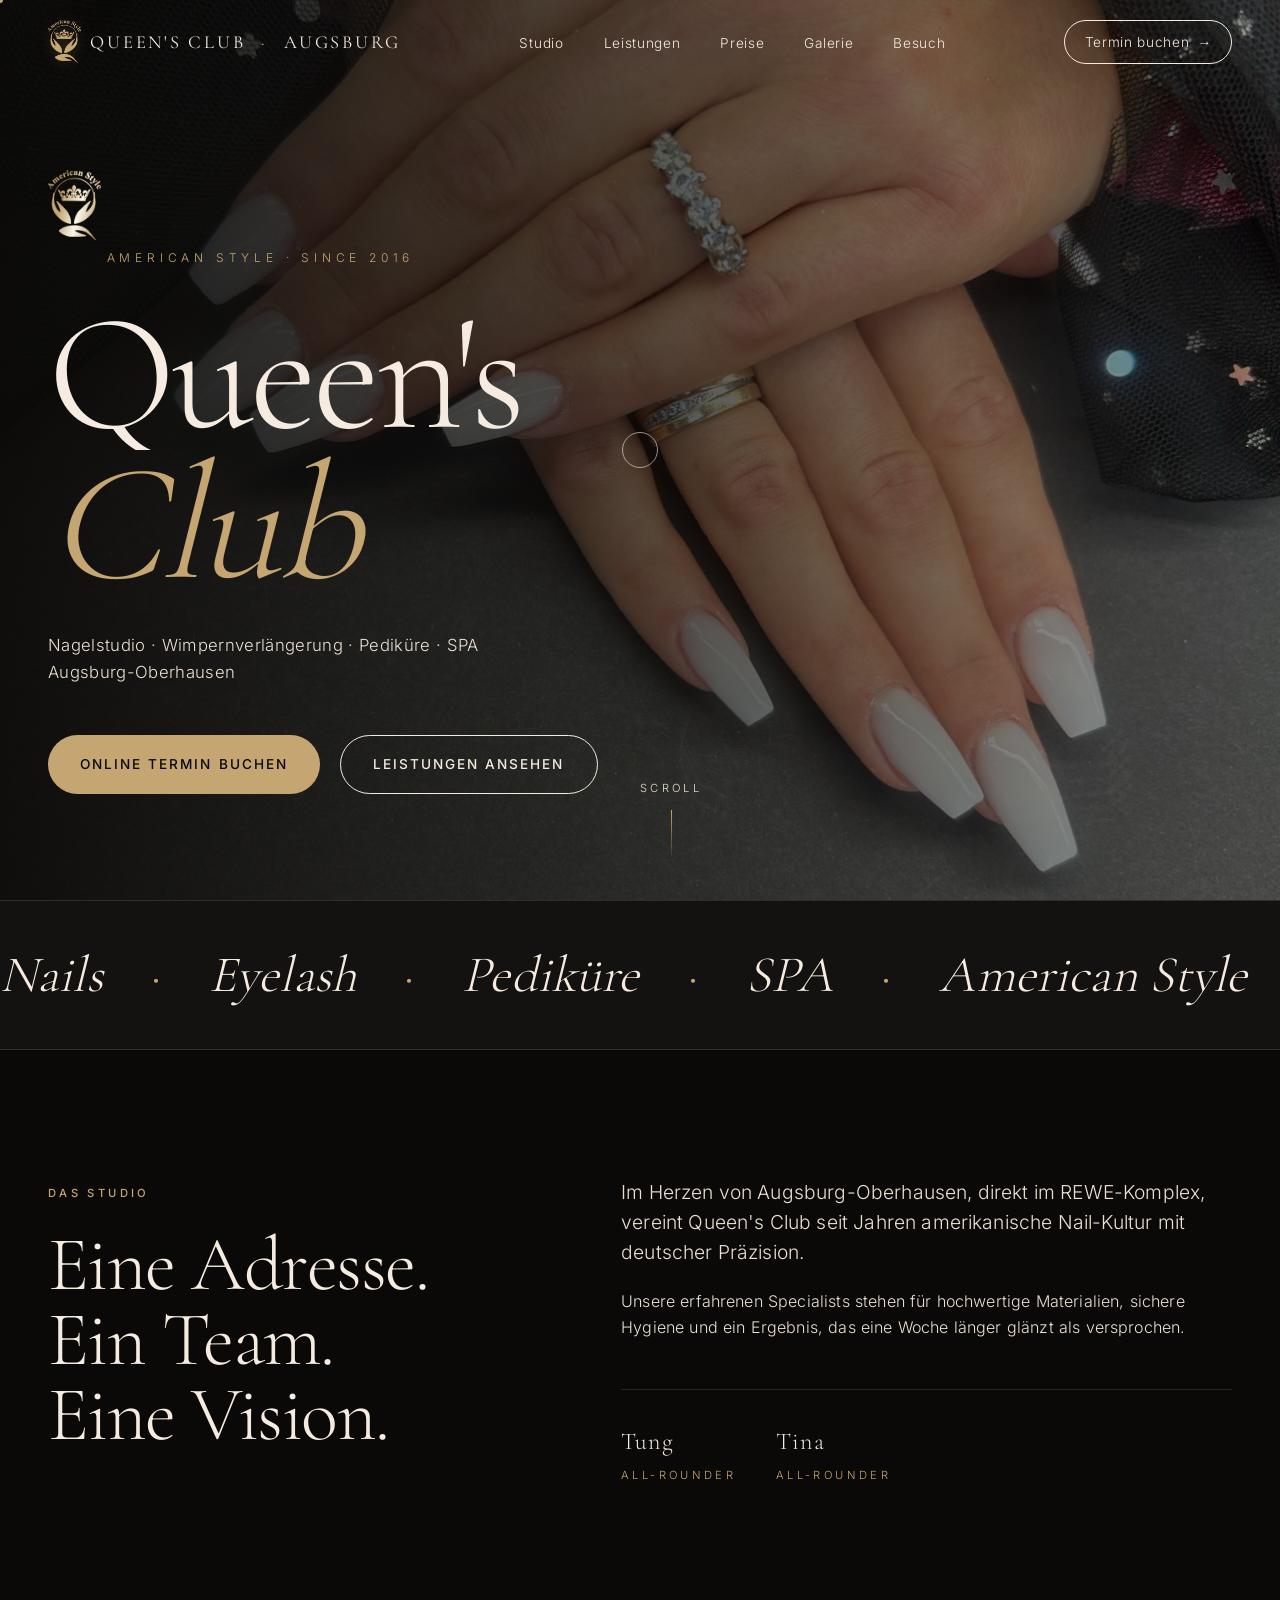
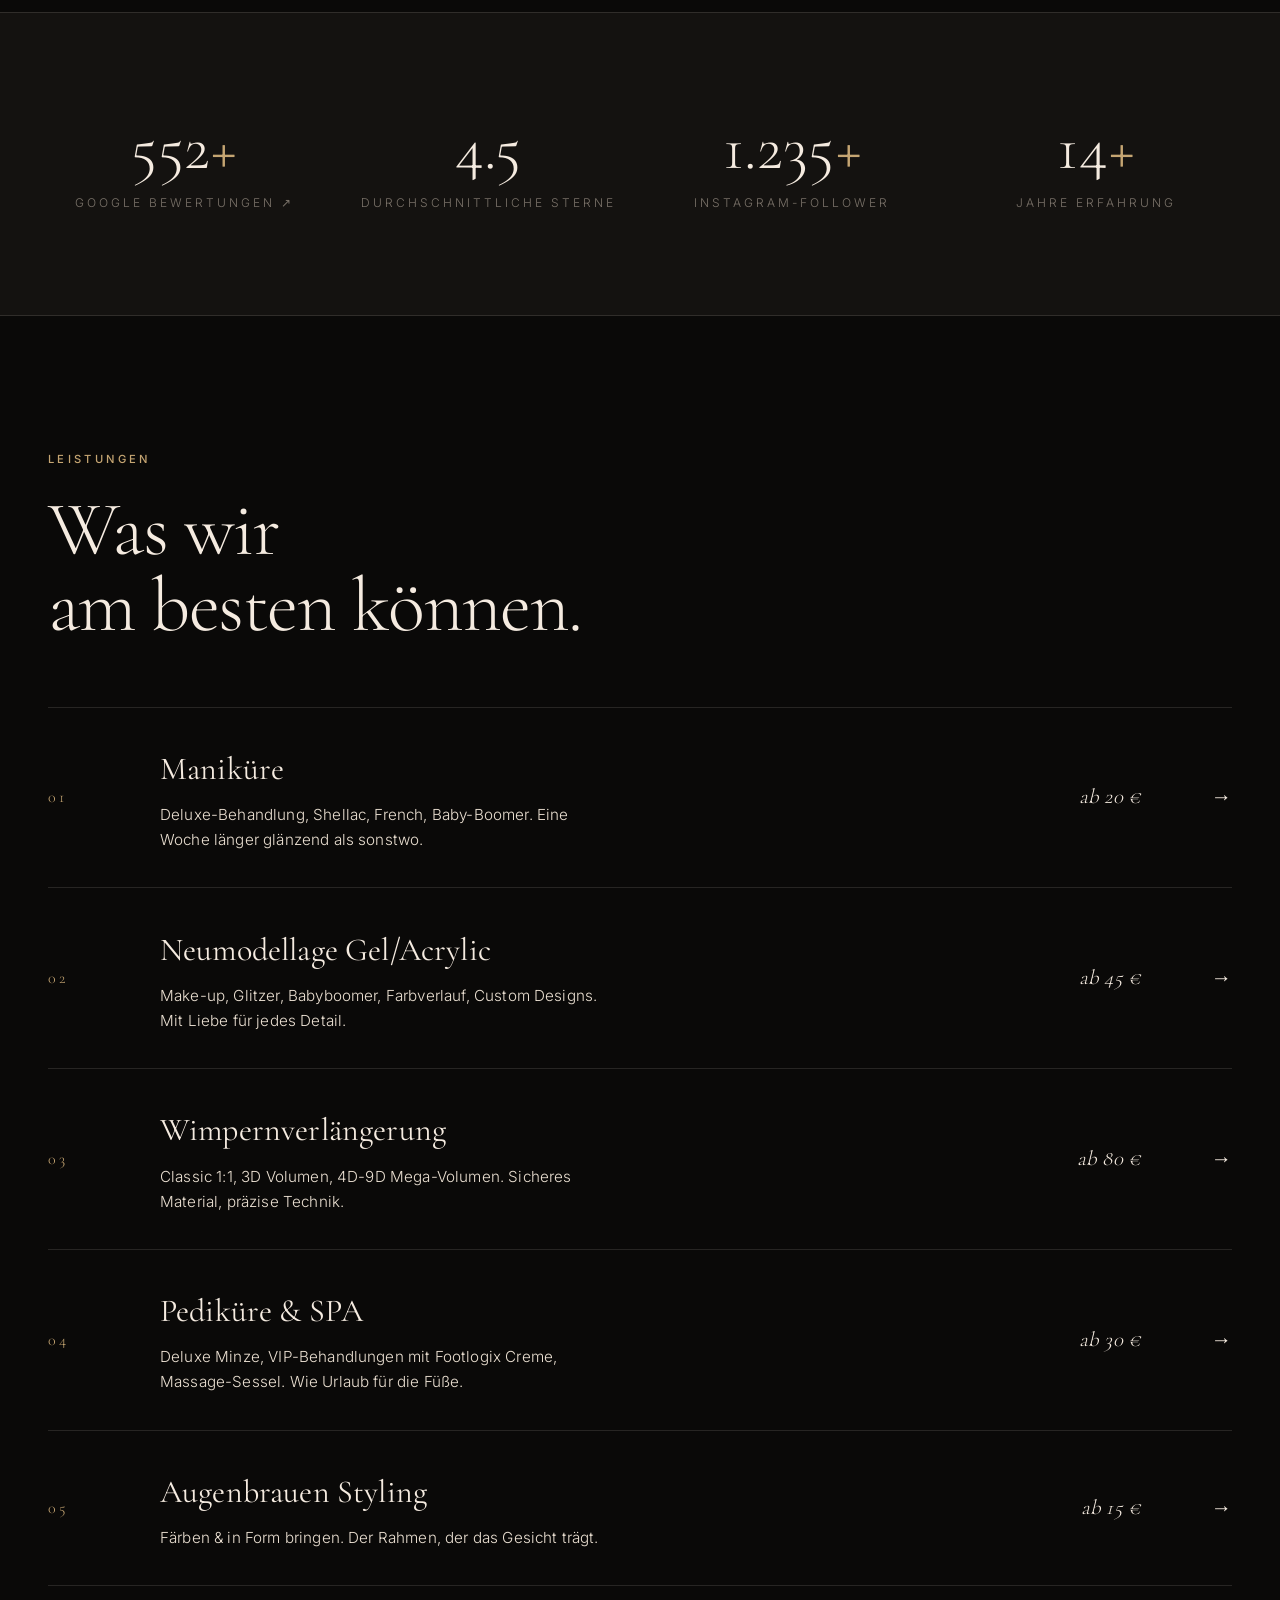
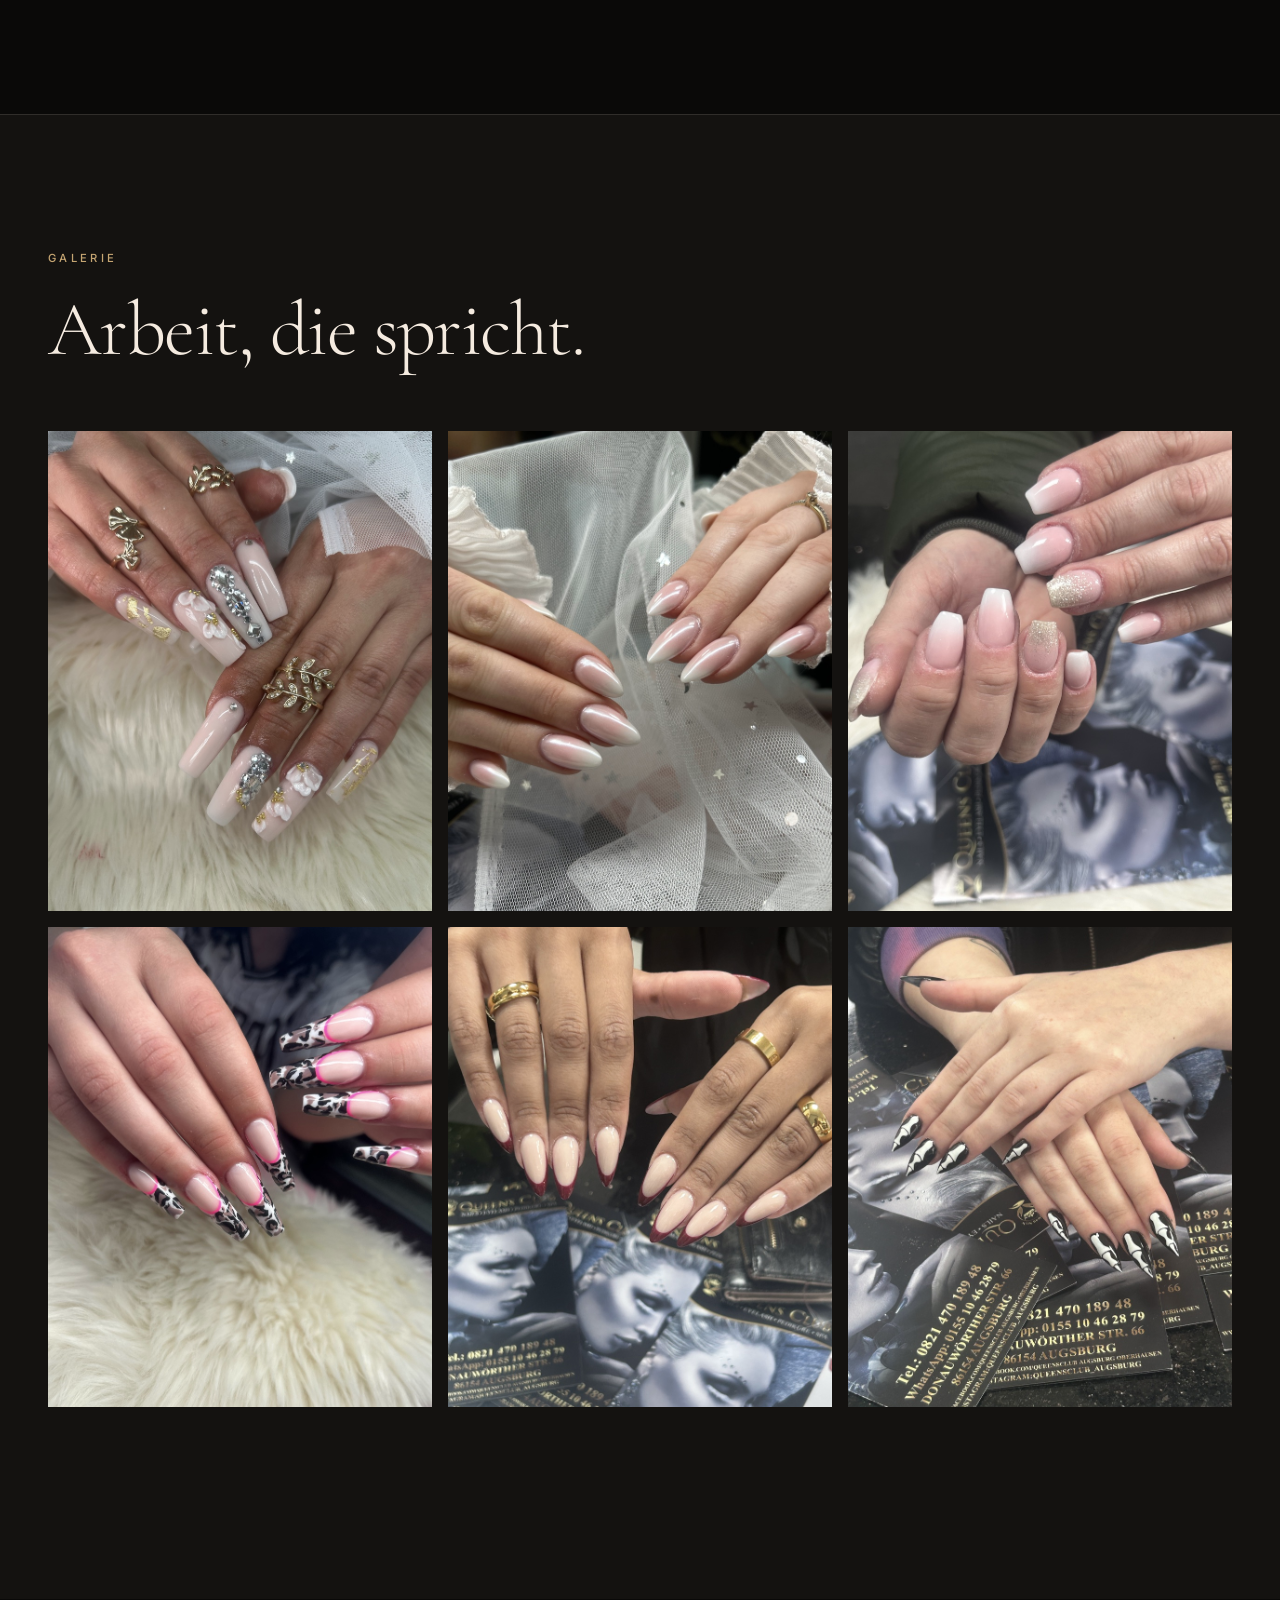
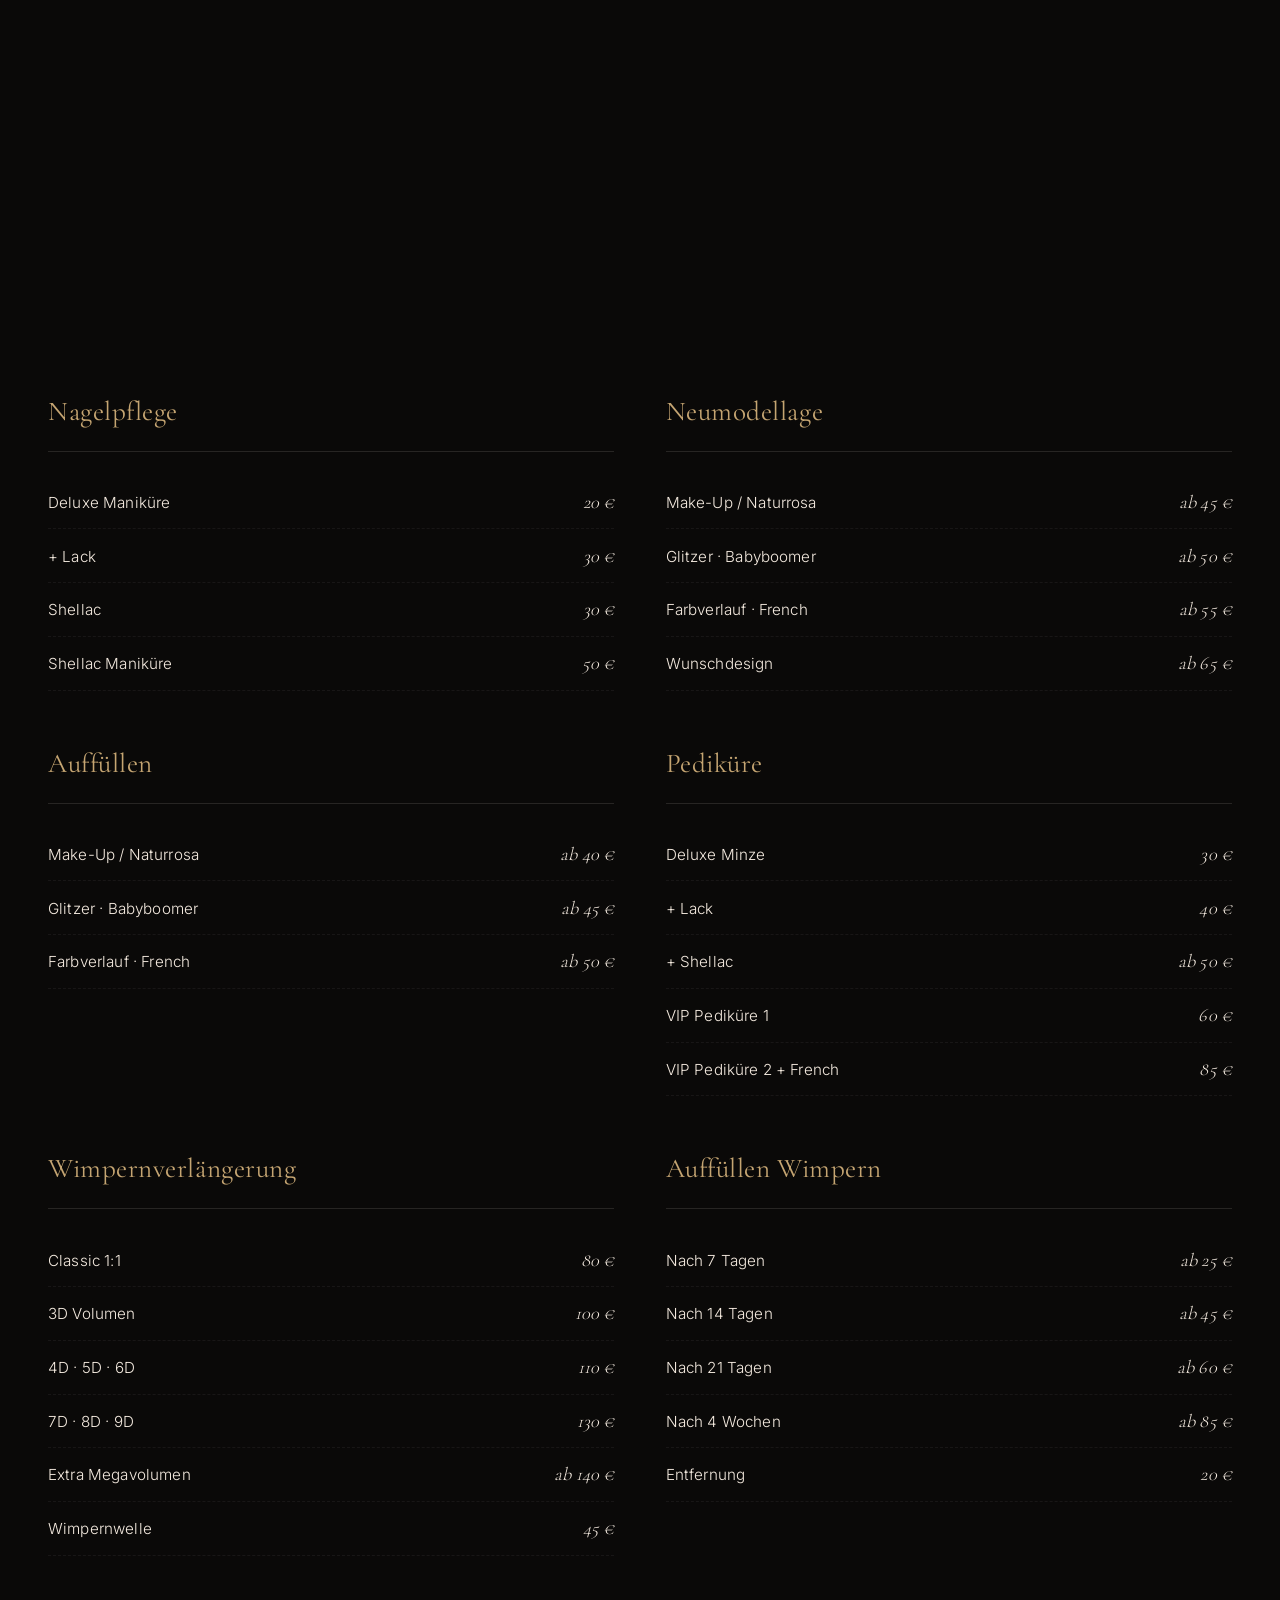
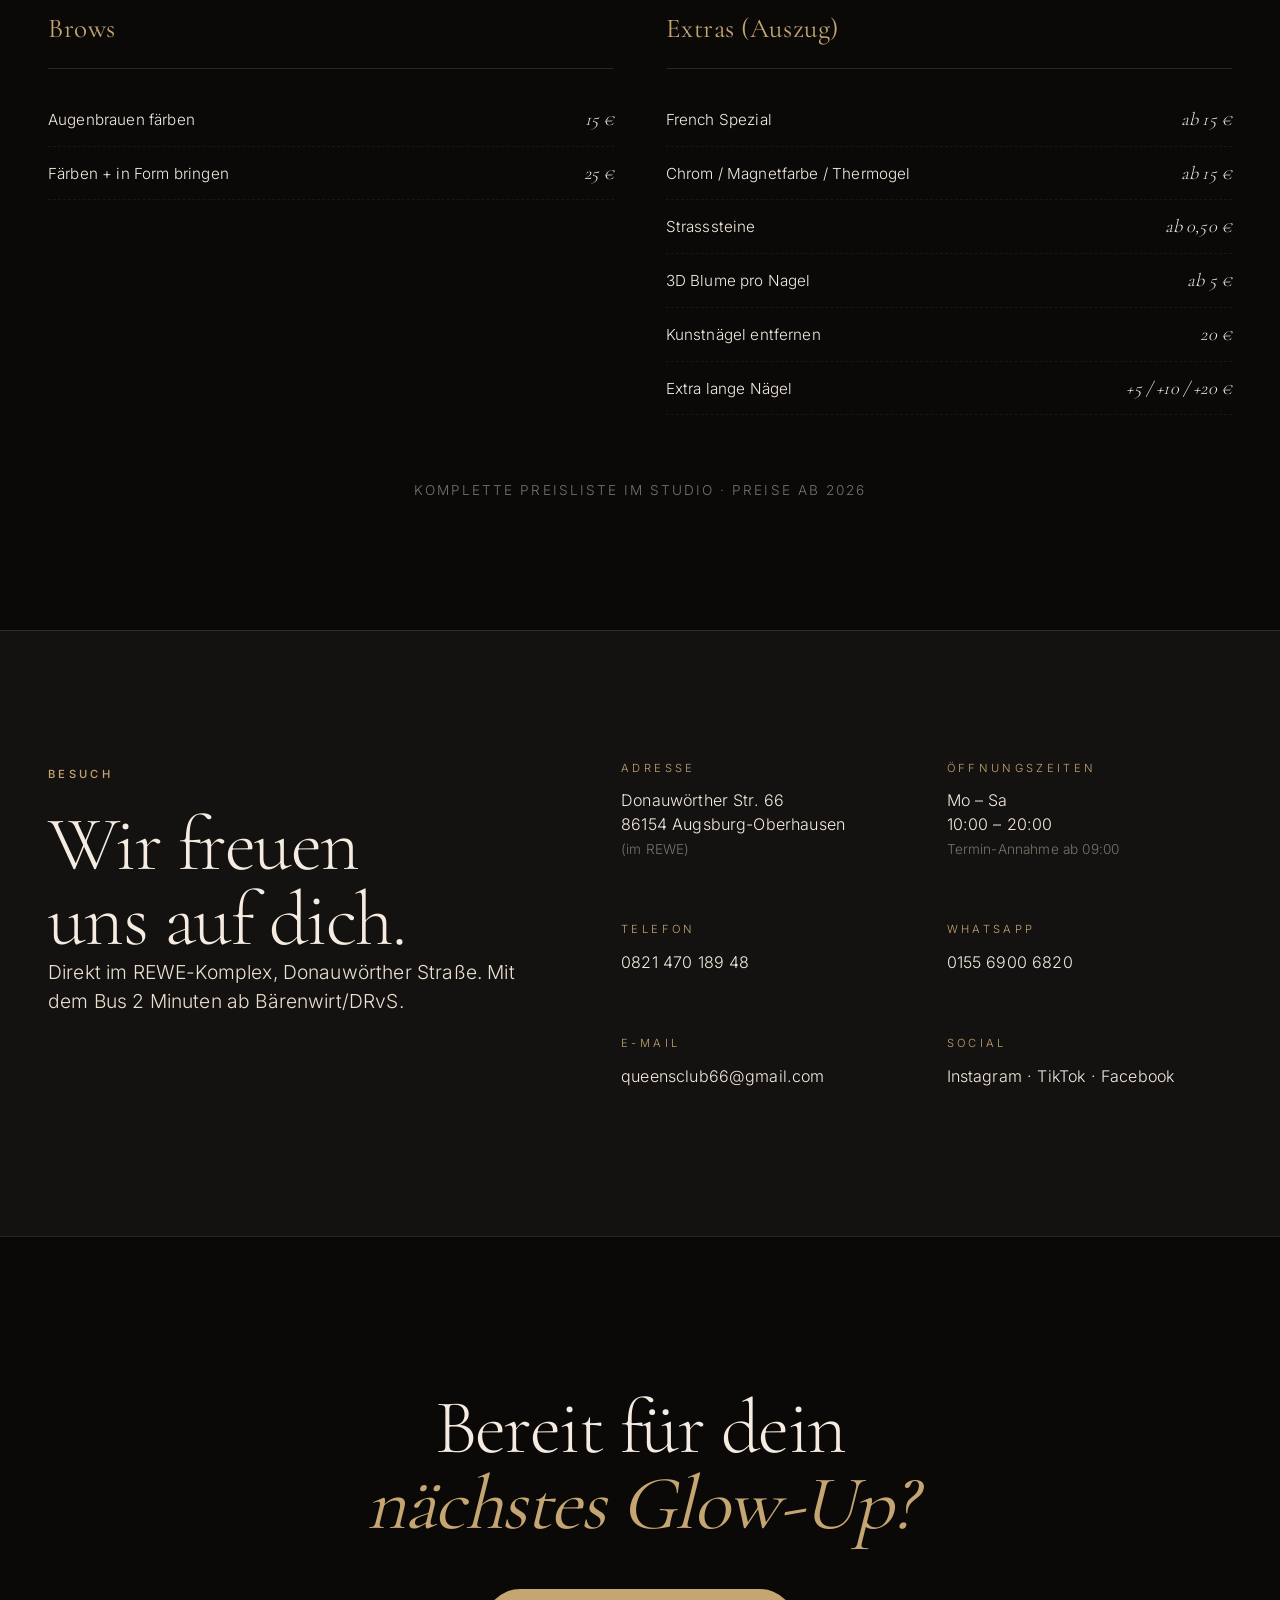
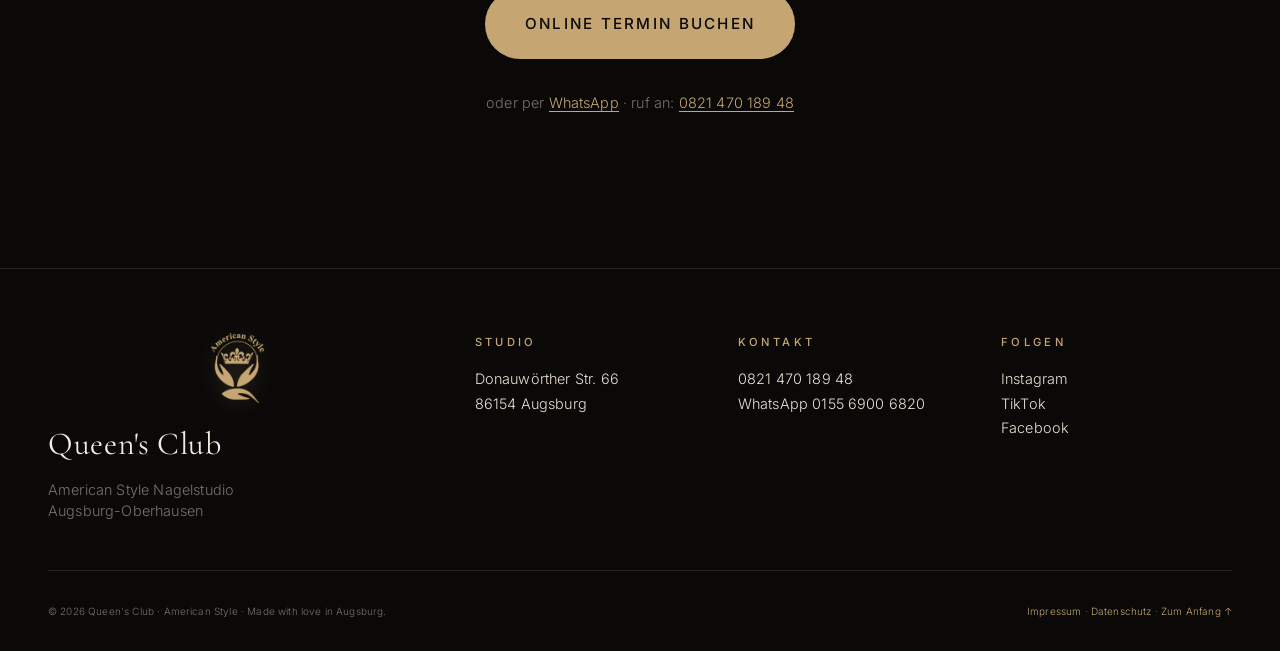
<file: index.html>
<!DOCTYPE html>
<html lang="de">
<head>
  <meta charset="UTF-8" />
  <meta name="viewport" content="width=device-width, initial-scale=1.0" />
  <title>Queen's Club · American Style Nagelstudio Augsburg-Oberhausen</title>
  <meta name="description" content="Queen's Club – American Style Nagelstudio in Augsburg-Oberhausen. Nails · Eyelash · Pediküre · SPA. Termin: 0821 470 189 48 · WhatsApp 0155 6900 6820." />
  <meta name="theme-color" content="#0a0908" />
  <link rel="icon" type="image/png" href="favicon.png" />
  <link rel="canonical" href="https://queens-club-augsburg.de/" />
  <meta name="robots" content="index, follow" />
  <meta name="geo.region" content="DE-BY" />
  <meta name="geo.placename" content="Augsburg-Oberhausen" />

  <!-- Open Graph / Social sharing preview -->
  <meta property="og:type" content="website" />
  <meta property="og:site_name" content="Queen's Club Augsburg" />
  <meta property="og:title" content="Queen's Club · American Style Nagelstudio Augsburg-Oberhausen" />
  <meta property="og:description" content="Nails · Eyelash · Pediküre · SPA in Augsburg-Oberhausen. Termin per WhatsApp 0155 6900 6820 oder 0821 470 189 48." />
  <meta property="og:url" content="https://queens-club-augsburg.de/" />
  <meta property="og:image" content="https://queens-club-augsburg.de/logo.png" />
  <meta property="og:locale" content="de_DE" />
  <meta name="twitter:card" content="summary_large_image" />
  <meta name="twitter:title" content="Queen's Club · American Style Nagelstudio Augsburg" />
  <meta name="twitter:description" content="Nails · Eyelash · Pediküre · SPA in Augsburg-Oberhausen." />
  <meta name="twitter:image" content="https://queens-club-augsburg.de/logo.png" />

  <!-- LocalBusiness structured data (Google local SEO) -->
  <script type="application/ld+json">
  {
    "@context": "https://schema.org",
    "@type": "NailSalon",
    "name": "Queen's Club",
    "alternateName": "Queen's Club Augsburg",
    "description": "American Style Nagelstudio in Augsburg-Oberhausen. Nails, Eyelash, Pediküre und SPA.",
    "image": "https://queens-club-augsburg.de/logo.png",
    "url": "https://queens-club-augsburg.de/",
    "telephone": "+49 821 47018948",
    "priceRange": "€€",
    "currenciesAccepted": "EUR",
    "address": {
      "@type": "PostalAddress",
      "streetAddress": "Donauwörther Str. 66",
      "postalCode": "86154",
      "addressLocality": "Augsburg",
      "addressRegion": "Bayern",
      "addressCountry": "DE"
    },
    "areaServed": "Augsburg",
    "openingHoursSpecification": [{
      "@type": "OpeningHoursSpecification",
      "dayOfWeek": ["Monday","Tuesday","Wednesday","Thursday","Friday","Saturday"],
      "opens": "10:00",
      "closes": "20:00"
    }],
    "sameAs": [
      "https://www.instagram.com/queens_club_augsburg54/",
      "https://www.tiktok.com/@queens.club.54",
      "https://www.facebook.com/QueensClub.Augsburg"
    ],
    "hasMap": "https://www.google.com/maps/place/?q=place_id:ChIJkw4fbcm9nkcRjvVy--MAoLI",
    "aggregateRating": {
      "@type": "AggregateRating",
      "ratingValue": "4.6",
      "reviewCount": "559",
      "bestRating": "5",
      "worstRating": "1"
    },
    "makesOffer": [
      { "@type": "Offer", "priceSpecification": { "@type": "PriceSpecification", "priceCurrency": "EUR", "minPrice": "45", "valueAddedTaxIncluded": true }, "itemOffered": { "@type": "Service", "name": "Neumodellage Naturrosa" } },
      { "@type": "Offer", "priceSpecification": { "@type": "PriceSpecification", "priceCurrency": "EUR", "minPrice": "55", "valueAddedTaxIncluded": true }, "itemOffered": { "@type": "Service", "name": "Neumodellage Farbverlauf/French" } },
      { "@type": "Offer", "priceSpecification": { "@type": "PriceSpecification", "priceCurrency": "EUR", "minPrice": "65", "valueAddedTaxIncluded": true }, "itemOffered": { "@type": "Service", "name": "Neumodellage Wunschdesign" } },
      { "@type": "Offer", "priceSpecification": { "@type": "PriceSpecification", "priceCurrency": "EUR", "minPrice": "40", "valueAddedTaxIncluded": true }, "itemOffered": { "@type": "Service", "name": "Auffüllen Naturrosa" } },
      { "@type": "Offer", "priceCurrency": "EUR", "price": "30", "itemOffered": { "@type": "Service", "name": "Shellac" } },
      { "@type": "Offer", "priceCurrency": "EUR", "price": "20", "itemOffered": { "@type": "Service", "name": "Deluxe Maniküre" } },
      { "@type": "Offer", "priceCurrency": "EUR", "price": "80", "itemOffered": { "@type": "Service", "name": "Wimpern Classic 1:1" } },
      { "@type": "Offer", "priceCurrency": "EUR", "price": "100", "itemOffered": { "@type": "Service", "name": "Wimpern 3D Volumen" } },
      { "@type": "Offer", "priceCurrency": "EUR", "price": "130", "itemOffered": { "@type": "Service", "name": "Wimpern 7D-9D Volumen" } },
      { "@type": "Offer", "priceCurrency": "EUR", "price": "45", "itemOffered": { "@type": "Service", "name": "Wimpernwelle" } },
      { "@type": "Offer", "priceCurrency": "EUR", "price": "30", "itemOffered": { "@type": "Service", "name": "Pediküre Deluxe Minze" } },
      { "@type": "Offer", "priceCurrency": "EUR", "price": "60", "itemOffered": { "@type": "Service", "name": "VIP Pediküre 1" } },
      { "@type": "Offer", "priceCurrency": "EUR", "price": "85", "itemOffered": { "@type": "Service", "name": "VIP Pediküre 2 + French" } },
      { "@type": "Offer", "priceCurrency": "EUR", "price": "15", "itemOffered": { "@type": "Service", "name": "Augenbrauen färben" } }
    ],
    "hasOfferCatalog": {
      "@type": "OfferCatalog",
      "name": "Preisliste Queen's Club Augsburg",
      "url": "https://connect.shore.com/bookings/queen-s-club-augsburg/services"
    },
    "potentialAction": {
      "@type": "ReserveAction",
      "target": {
        "@type": "EntryPoint",
        "urlTemplate": "https://connect.shore.com/bookings/queen-s-club-augsburg/services",
        "inLanguage": "de-DE",
        "actionPlatform": [
          "http://schema.org/DesktopWebPlatform",
          "http://schema.org/IOSPlatform",
          "http://schema.org/AndroidPlatform"
        ]
      },
      "result": { "@type": "Reservation", "name": "Termin im Queen's Club Augsburg" }
    }
  }
  </script>

  <!-- 07.11.2026 (§173): font TU CHUA tren may chu cua tiem.
       Truoc day 3 dong o day nap font thang tu fonts.googleapis.com +
       fonts.gstatic.com => IP cua MOI khach bi gui sang Google TRUOC khi
       ai kip dong y gi. Da do bang trinh duyet that, khong phai doan.
       Cormorant Garamond va Inter deu la OFL => tu chua duoc phep. -->
  <link href="fonts/fonts.css" rel="stylesheet" />

  <link rel="stylesheet" href="style.css" />
</head>
<body>

  <!-- ▒▒▒ LOADER ▒▒▒ -->
  <div class="loader" id="loader">
    <div class="loader-text">
      <span class="rise">QUEEN'S</span>
      <span class="rise">CLUB</span>
    </div>
  </div>

  <!-- ▒▒▒ CUSTOM CURSOR ▒▒▒ -->
  <div class="cursor-dot" id="cursorDot"></div>
  <div class="cursor-ring" id="cursorRing"></div>

  <!-- ▒▒▒ NAV ▒▒▒ -->
  <nav class="nav">
    <div class="nav-inner">
      <a href="#hero" class="nav-brand" aria-label="Queen's Club Augsburg – Startseite">
        <img class="brand-logo" src="logo.png" alt="Queen's Club Logo" width="62" height="79" />
        QUEEN'S CLUB <span>·</span> AUGSBURG
      </a>
      <ul class="nav-links">
        <li><a href="#about">Studio</a></li>
        <li><a href="#services">Leistungen</a></li>
        <li><a href="#pricing">Preise</a></li>
        <li><a href="#gallery">Galerie</a></li>
        <li><a href="#visit">Besuch</a></li>
      </ul>
      <a href="https://connect.shore.com/bookings/queen-s-club-augsburg/services" target="_blank" rel="noopener" class="nav-cta">Termin buchen <span class="arrow">→</span></a>
    </div>
  </nav>

  <!-- ▒▒▒ HERO ▒▒▒ -->
  <header class="hero" id="hero">
    <div class="hero-image">
      <img src="img/hero.jpg" alt="Lange Luxus-Nägel — Queen's Club Augsburg" loading="eager" />
    </div>

    <div class="hero-content">
      <span class="hero-logo-wrap rise-on-load">
        <img src="logo.png" class="hero-logo" alt="Queen's Club – American Style" />
        <span class="hero-logo-shine" aria-hidden="true"></span>
      </span>
      <span class="hero-eyebrow rise-on-load">American Style · since 2016</span>
      <h1 class="hero-title">
        <span class="line"><span class="rise-on-load">Queen's</span></span>
        <span class="line"><span class="rise-on-load">Club</span></span>
      </h1>
      <p class="hero-tagline rise-on-load">
        Nagelstudio · Wimpernverlängerung · Pediküre · SPA<br />
        Augsburg-Oberhausen
      </p>
      <div class="hero-actions rise-on-load">
        <a href="https://connect.shore.com/bookings/queen-s-club-augsburg/services" target="_blank" rel="noopener" class="btn-primary">
          <span>Online Termin buchen</span>
        </a>
        <a href="#services" class="btn-secondary">Leistungen ansehen</a>
      </div>
    </div>

    <div class="hero-scroll rise-on-load">
      <span>Scroll</span>
      <div class="scroll-line"></div>
    </div>
  </header>

  <!-- ▒▒▒ MARQUEE ▒▒▒ -->
  <section class="marquee" aria-hidden="true">
    <div class="marquee-track">
      <span>Nails</span><span>·</span>
      <span>Eyelash</span><span>·</span>
      <span>Pediküre</span><span>·</span>
      <span>SPA</span><span>·</span>
      <span>American Style</span><span>·</span>
      <span>Augsburg</span><span>·</span>
      <span>Nails</span><span>·</span>
      <span>Eyelash</span><span>·</span>
      <span>Pediküre</span><span>·</span>
      <span>SPA</span><span>·</span>
      <span>American Style</span><span>·</span>
      <span>Augsburg</span><span>·</span>
    </div>
  </section>

  <!-- ▒▒▒ ABOUT ▒▒▒ -->
  <section class="about" id="about">
    <div class="container split">
      <div class="split-left reveal">
        <span class="eyebrow">Das Studio</span>
        <h2 class="display">Eine Adresse.<br />Ein Team.<br />Eine Vision.</h2>
      </div>
      <div class="split-right reveal">
        <p class="lead">
          Im Herzen von Augsburg-Oberhausen, direkt im REWE-Komplex, vereint Queen's Club seit Jahren amerikanische Nail-Kultur mit deutscher Präzision.
        </p>
        <p>
          Unsere erfahrenen Specialists stehen für hochwertige Materialien, sichere Hygiene und ein Ergebnis, das eine Woche länger glänzt als versprochen.
        </p>
        <div class="team-row">
          <div class="team-member">Tung <small>All-rounder</small></div>
          <div class="team-member">Tina <small>All-rounder</small></div>
        </div>
      </div>
    </div>
  </section>

  <!-- ▒▒▒ STATS ▒▒▒ -->
  <section class="stats">
    <div class="container stats-grid">
      <a class="stat reveal" href="https://search.google.com/local/reviews?placeid=ChIJkw4fbcm9nkcRjvVy--MAoLI" target="_blank" rel="noopener" style="text-decoration:none; color:inherit;">
        <div class="stat-num"><span class="counter" data-target="559">0</span><span class="plus">+</span></div>
        <div class="stat-label">Google Bewertungen ↗</div>
      </a>
      <div class="stat reveal">
        <div class="stat-num"><span class="counter" data-target="46" data-divide="10">0</span></div>
        <div class="stat-label">Durchschnittliche Sterne</div>
      </div>
      <div class="stat reveal">
        <div class="stat-num"><span class="counter" data-target="1250">0</span><span class="plus">+</span></div>
        <div class="stat-label">Instagram-Follower</div>
      </div>
      <div class="stat reveal">
        <div class="stat-num"><span class="counter" data-target="15">0</span><span class="plus">+</span></div>
        <div class="stat-label">Jahre Erfahrung</div>
      </div>
    </div>
  </section>

  <!-- ▒▒▒ SERVICES ▒▒▒ -->
  <section class="services" id="services">
    <div class="container">
      <div class="section-head reveal">
        <span class="eyebrow">Leistungen</span>
        <h2 class="display">Was wir<br />am besten können.</h2>
      </div>

      <ul class="service-list">
        <li class="service-item reveal" data-num="01">
          <div class="service-num">01</div>
          <div class="service-body">
            <h3>Maniküre</h3>
            <p>Deluxe-Behandlung, Shellac, French, Baby-Boomer. Eine Woche länger glänzend als sonstwo.</p>
          </div>
          <div class="service-price">ab 20 €</div>
          <div class="service-arrow">→</div>
        </li>

        <li class="service-item reveal" data-num="02">
          <div class="service-num">02</div>
          <div class="service-body">
            <h3>Neumodellage Gel/Acrylic</h3>
            <p>Make-up, Glitzer, Babyboomer, Farbverlauf, Custom Designs. Mit Liebe für jedes Detail.</p>
          </div>
          <div class="service-price">ab 45 €</div>
          <div class="service-arrow">→</div>
        </li>

        <li class="service-item reveal" data-num="03">
          <div class="service-num">03</div>
          <div class="service-body">
            <h3>Wimpernverlängerung</h3>
            <p>Classic 1:1, 3D Volumen, 4D-9D Mega-Volumen. Sicheres Material, präzise Technik.</p>
          </div>
          <div class="service-price">ab 80 €</div>
          <div class="service-arrow">→</div>
        </li>

        <li class="service-item reveal" data-num="04">
          <div class="service-num">04</div>
          <div class="service-body">
            <h3>Pediküre & SPA</h3>
            <p>Deluxe Minze, VIP-Behandlungen mit Footlogix Creme, Massage-Sessel. Wie Urlaub für die Füße.</p>
          </div>
          <div class="service-price">ab 30 €</div>
          <div class="service-arrow">→</div>
        </li>

        <li class="service-item reveal" data-num="05">
          <div class="service-num">05</div>
          <div class="service-body">
            <h3>Augenbrauen Styling</h3>
            <p>Färben & in Form bringen. Der Rahmen, der das Gesicht trägt.</p>
          </div>
          <div class="service-price">ab 15 €</div>
          <div class="service-arrow">→</div>
        </li>
      </ul>
    </div>
  </section>

  <!-- ▒▒▒ GALLERY ▒▒▒ -->
  <section class="gallery" id="gallery">
    <div class="container">
      <div class="section-head reveal">
        <span class="eyebrow">Galerie</span>
        <h2 class="display">Arbeit, die spricht.</h2>
      </div>
      <div class="gallery-grid">
        <a class="gallery-item reveal" href="https://www.instagram.com/queens_club_augsburg54/" target="_blank" rel="noopener">
          <img src="img/n1.jpg" alt="Glamour Nageldesign mit Strass" loading="lazy" />
          <span class="gallery-tag">Long Nails</span>
        </a>
        <a class="gallery-item reveal" href="https://www.instagram.com/queens_club_augsburg54/" target="_blank" rel="noopener">
          <img src="img/n2.jpg" alt="Elegante Nude-Nägel" loading="lazy" />
          <span class="gallery-tag">French</span>
        </a>
        <a class="gallery-item reveal" href="https://www.instagram.com/queens_club_augsburg54/" target="_blank" rel="noopener">
          <img src="img/n3.jpg" alt="French Nägel — Queen's Club" loading="lazy" />
          <span class="gallery-tag">Glitzer</span>
        </a>
        <a class="gallery-item reveal" href="https://www.instagram.com/queens_club_augsburg54/" target="_blank" rel="noopener">
          <img src="img/n4.jpg" alt="Nageldesign Schwarz & Silber" loading="lazy" />
          <span class="gallery-tag">Lashes</span>
        </a>
        <a class="gallery-item reveal" href="https://www.instagram.com/queens_club_augsburg54/" target="_blank" rel="noopener">
          <img src="img/n5.jpg" alt="Babyboomer Nude-Nägel" loading="lazy" />
          <span class="gallery-tag">Babyboomer</span>
        </a>
        <a class="gallery-item reveal" href="https://www.instagram.com/queens_club_augsburg54/" target="_blank" rel="noopener">
          <img src="img/n6.jpg" alt="Chrome Nageldesign" loading="lazy" />
          <span class="gallery-tag">Pediküre</span>
        </a>
      </div>
      <p class="gallery-footer reveal">Mehr auf <a href="https://www.instagram.com/queens_club_augsburg54/" target="_blank" rel="noopener">@queens_club_augsburg54</a></p>
    </div>
  </section>

  <!-- ▒▒▒ PRICING ▒▒▒ -->
  <section class="pricing" id="pricing">
    <div class="container">
      <div class="section-head reveal">
        <span class="eyebrow">Preisliste</span>
        <h2 class="display">Transparent.<br />Ohne Überraschungen.</h2>
      </div>

      <div class="price-grid">
        <div class="price-block reveal">
          <h3>Nagelpflege</h3>
          <ul>
            <li>Deluxe Maniküre <span>20 €</span></li>
            <li>+ Lack <span>30 €</span></li>
            <li>Shellac <span>30 €</span></li>
            <li>Shellac Maniküre <span>50 €</span></li>
          </ul>
        </div>

        <div class="price-block reveal">
          <h3>Neumodellage</h3>
          <ul>
            <li>Make-Up / Naturrosa <span>ab 45 €</span></li>
            <li>Glitzer · Babyboomer <span>ab 50 €</span></li>
            <li>Farbverlauf · French <span>ab 55 €</span></li>
            <li>Wunschdesign <span>ab 65 €</span></li>
          </ul>
        </div>

        <div class="price-block reveal">
          <h3>Auffüllen</h3>
          <ul>
            <li>Make-Up / Naturrosa <span>ab 40 €</span></li>
            <li>Glitzer · Babyboomer <span>ab 45 €</span></li>
            <li>Farbverlauf · French <span>ab 50 €</span></li>
          </ul>
        </div>

        <div class="price-block reveal">
          <h3>Pediküre</h3>
          <ul>
            <li>Deluxe Minze <span>30 €</span></li>
            <li>+ Lack <span>40 €</span></li>
            <li>+ Shellac <span>ab 50 €</span></li>
            <li>VIP Pediküre 1 <span>60 €</span></li>
            <li>VIP Pediküre 2 + French <span>85 €</span></li>
          </ul>
        </div>

        <div class="price-block reveal">
          <h3>Wimpernverlängerung</h3>
          <ul>
            <li>Classic 1:1 <span>80 €</span></li>
            <li>3D Volumen <span>100 €</span></li>
            <li>4D · 5D · 6D <span>110 €</span></li>
            <li>7D · 8D · 9D <span>130 €</span></li>
            <li>Extra Megavolumen <span>ab 140 €</span></li>
            <li>Wimpernwelle <span>45 €</span></li>
          </ul>
        </div>

        <div class="price-block reveal">
          <h3>Auffüllen Wimpern</h3>
          <ul>
            <li>Nach 7 Tagen <span>ab 25 €</span></li>
            <li>Nach 14 Tagen <span>ab 45 €</span></li>
            <li>Nach 21 Tagen <span>ab 60 €</span></li>
            <li>Nach 4 Wochen <span>ab 85 €</span></li>
            <li>Entfernung <span>20 €</span></li>
          </ul>
        </div>

        <div class="price-block reveal">
          <h3>Brows</h3>
          <ul>
            <li>Augenbrauen färben <span>15 €</span></li>
            <li>Färben + in Form bringen <span>25 €</span></li>
          </ul>
        </div>

        <div class="price-block reveal">
          <h3>Extras (Auszug)</h3>
          <ul>
            <li>French Spezial <span>ab 15 €</span></li>
            <li>Chrom / Magnetfarbe / Thermogel <span>ab 15 €</span></li>
            <li>Strasssteine <span>ab 0,50 €</span></li>
            <li>3D Blume pro Nagel <span>ab 5 €</span></li>
            <li>Kunstnägel entfernen <span>20 €</span></li>
            <li>Extra lange Nägel <span>+5 / +10 / +20 €</span></li>
          </ul>
        </div>
      </div>

      <p class="price-note reveal">Komplette Preisliste im Studio · Preise ab 2026</p>
    </div>
  </section>

  <!-- ▒▒▒ VISIT ▒▒▒ -->
  <section class="visit" id="visit">
    <div class="container split">
      <div class="split-left reveal">
        <span class="eyebrow">Besuch</span>
        <h2 class="display">Wir freuen<br />uns auf dich.</h2>
        <p class="lead">
          Direkt im REWE-Komplex, Donauwörther Straße. Mit dem Bus 2 Minuten ab Bärenwirt/DRvS.
        </p>
      </div>

      <div class="split-right reveal info-grid">
        <div class="info-item">
          <span class="info-label">Adresse</span>
          <p>Donauwörther Str. 66<br />86154 Augsburg-Oberhausen<br /><small>(im REWE)</small></p>
        </div>
        <div class="info-item">
          <span class="info-label">Öffnungszeiten</span>
          <p>Mo – Sa<br />10:00 – 20:00<br /><small>Termin-Annahme ab 09:00</small></p>
        </div>
        <div class="info-item">
          <span class="info-label">Telefon</span>
          <p><a href="tel:+4982147018948">0821 470 189 48</a></p>
        </div>
        <div class="info-item">
          <span class="info-label">WhatsApp</span>
          <p><a href="https://wa.me/4915569006820" target="_blank" rel="noopener">0155 6900 6820</a></p>
        </div>
        <div class="info-item">
          <span class="info-label">E-Mail</span>
          <p><a href="mailto:queensclub66@gmail.com">queensclub66@gmail.com</a></p>
        </div>
        <div class="info-item">
          <span class="info-label">Social</span>
          <p>
            <a href="https://www.instagram.com/queens_club_augsburg54/" target="_blank" rel="noopener">Instagram</a> ·
            <a href="https://www.tiktok.com/@queens.club.54" target="_blank" rel="noopener">TikTok</a> ·
            <a href="https://www.facebook.com/QueensClub.Augsburg" target="_blank" rel="noopener">Facebook</a>
          </p>
        </div>
      </div>
    </div>
  </section>

  <!-- ▒▒▒ CTA ▒▒▒ -->
  <section class="cta-final">
    <div class="container">
      <h2 class="display reveal">Bereit für dein<br /><em>nächstes Glow-Up?</em></h2>
      <a href="https://connect.shore.com/bookings/queen-s-club-augsburg/services" target="_blank" rel="noopener" class="btn-primary big reveal">
        <span>Online Termin buchen</span>
      </a>
      <p class="cta-secondary reveal">oder per <a href="https://wa.me/4915569006820" target="_blank" rel="noopener">WhatsApp</a> · ruf an: <a href="tel:+4982147018948">0821 470 189 48</a></p>
    </div>
  </section>

  <!-- ▒▒▒ FOOTER ▒▒▒ -->
  <footer class="footer">
    <div class="container">
      <div class="footer-top">
        <div class="footer-brand">
          <img class="footer-logo" src="logo.png" alt="Queen's Club Logo" />
          <div class="brand-name">Queen's Club</div>
          <p>American Style Nagelstudio<br />Augsburg-Oberhausen</p>
        </div>
        <div class="footer-cols">
          <div class="footer-col">
            <h4>Studio</h4>
            <p>Donauwörther Str. 66<br />86154 Augsburg</p>
          </div>
          <div class="footer-col">
            <h4>Kontakt</h4>
            <p>
              <a href="tel:+4982147018948">0821 470 189 48</a><br />
              <a href="https://wa.me/4915569006820" target="_blank" rel="noopener">WhatsApp 0155 6900 6820</a>
            </p>
          </div>
          <div class="footer-col">
            <h4>Folgen</h4>
            <p>
              <a href="https://www.instagram.com/queens_club_augsburg54/" target="_blank" rel="noopener">Instagram</a><br />
              <a href="https://www.tiktok.com/@queens.club.54" target="_blank" rel="noopener">TikTok</a><br />
              <a href="https://www.facebook.com/QueensClub.Augsburg" target="_blank" rel="noopener">Facebook</a>
            </p>
          </div>
        </div>
      </div>
      <div class="footer-bottom">
        <small>© 2026 Queen's Club · American Style · Made with love in Augsburg.</small>
        <small>
          <a href="impressum.html">Impressum</a> ·
          <a href="datenschutz.html">Datenschutz</a> ·
          <a href="#hero">Zum Anfang ↑</a>
        </small>
      </div>
    </div>
  </footer>

  <script src="script.js"></script>
  <!-- Mia – KI-Assistentin (Famulor): Anruf + Chat + Terminbuchung 24/7 -->
  <script src="https://app.famulor.de/embed.js" data-assistant-id="084b09dd-ba90-44d0-9a53-4820a7599586"></script>
</body>
</html>
</file>
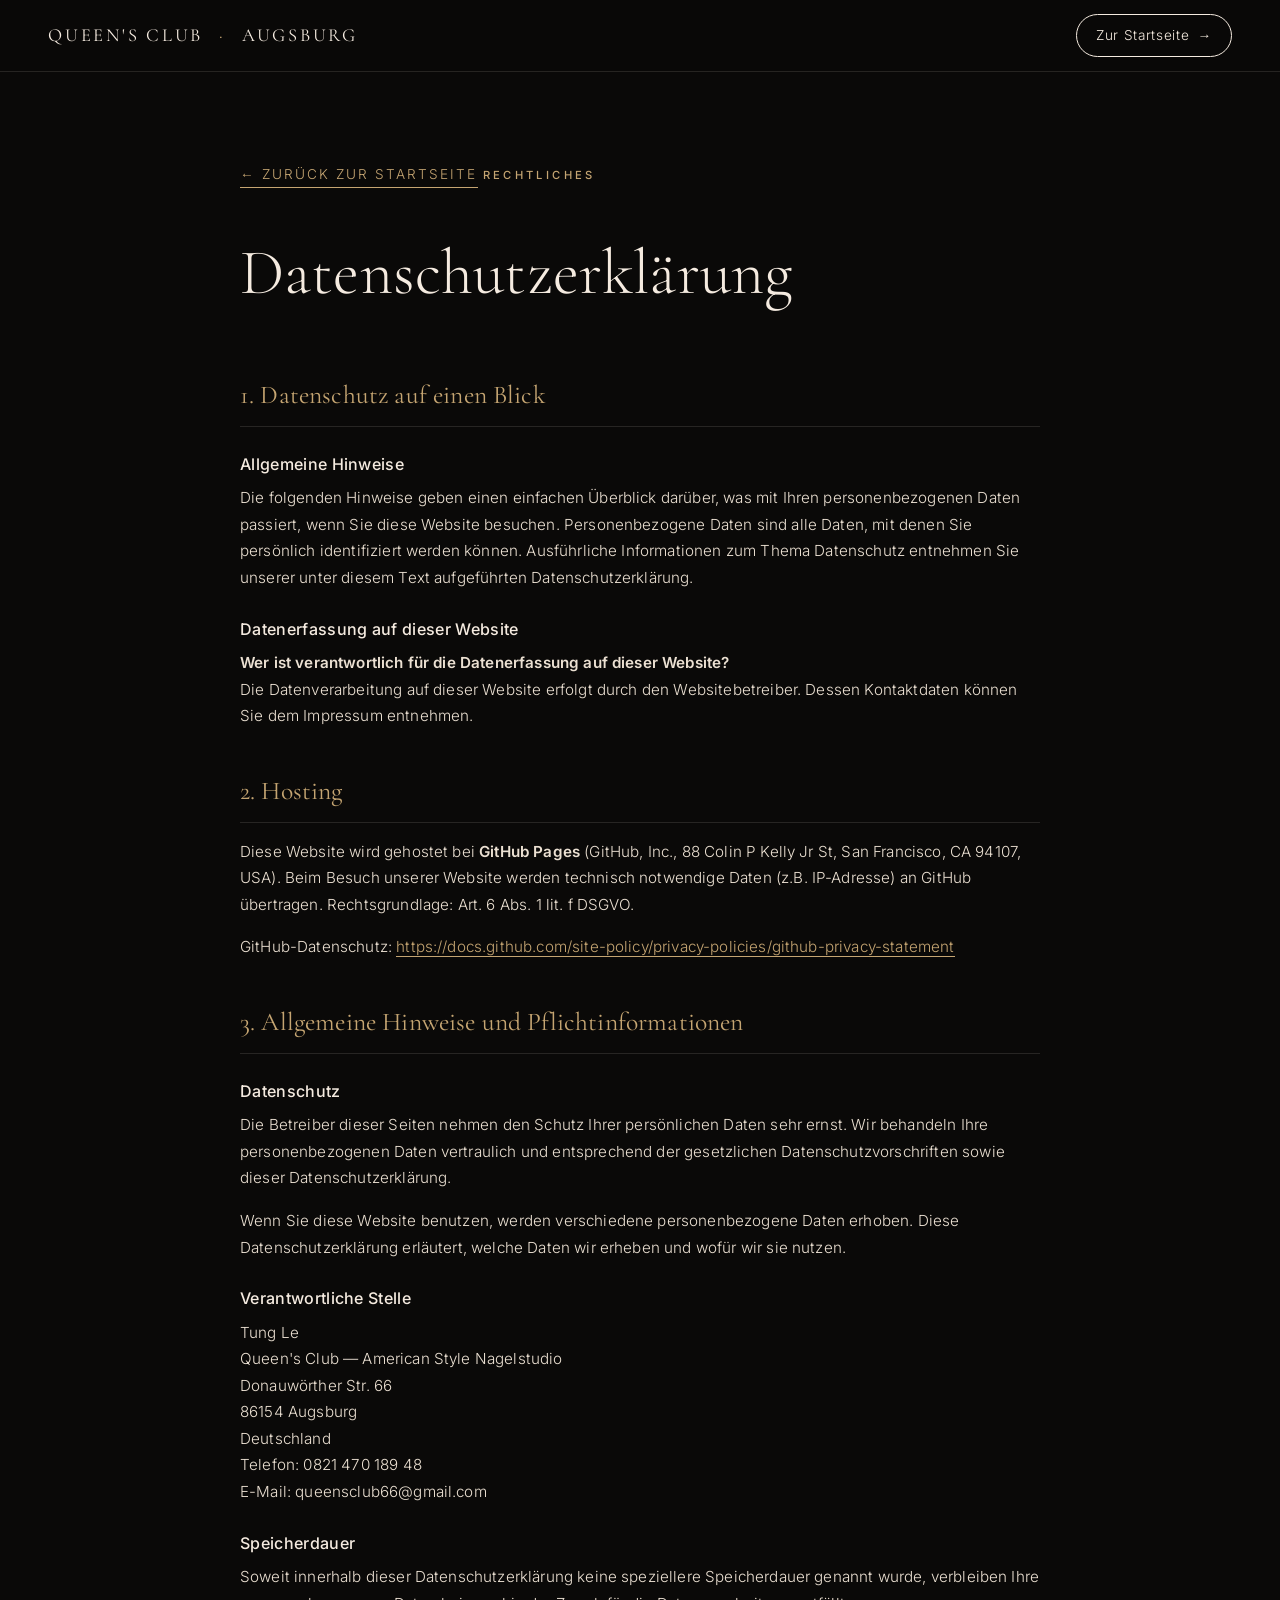
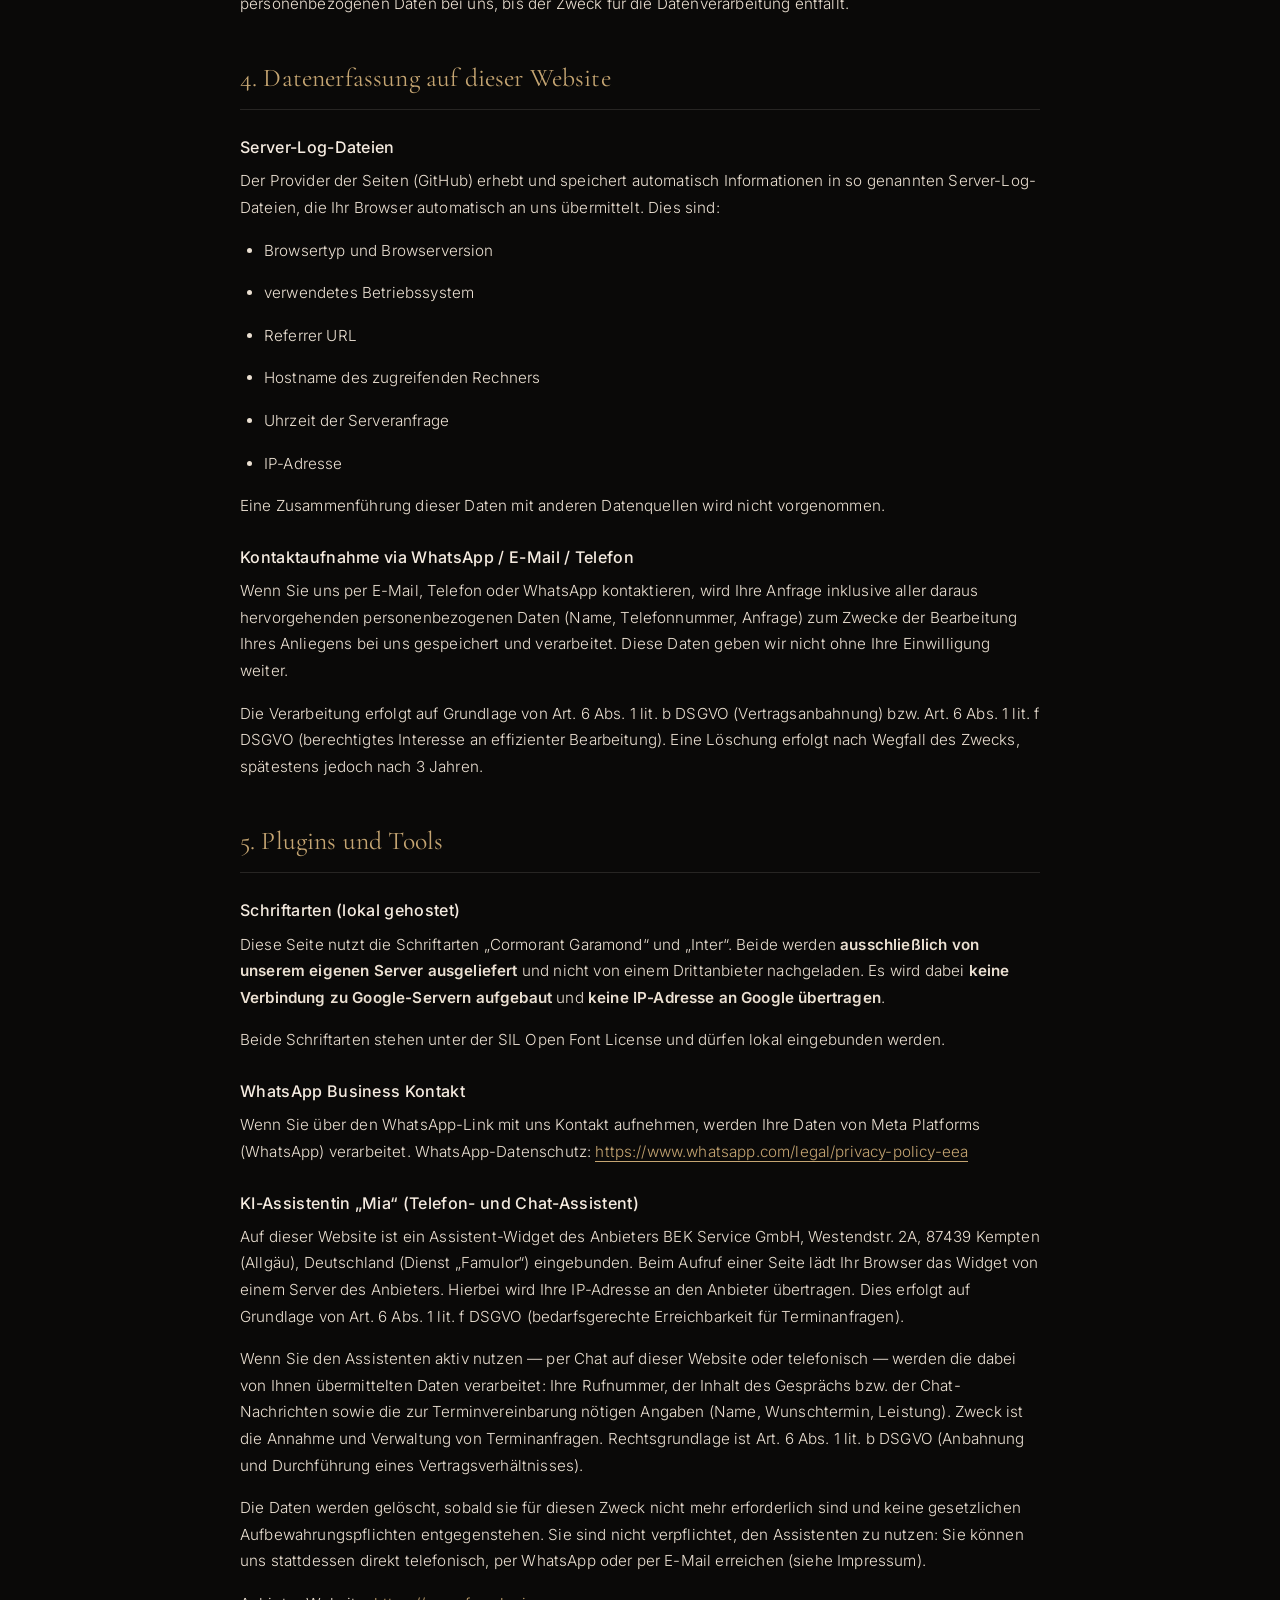
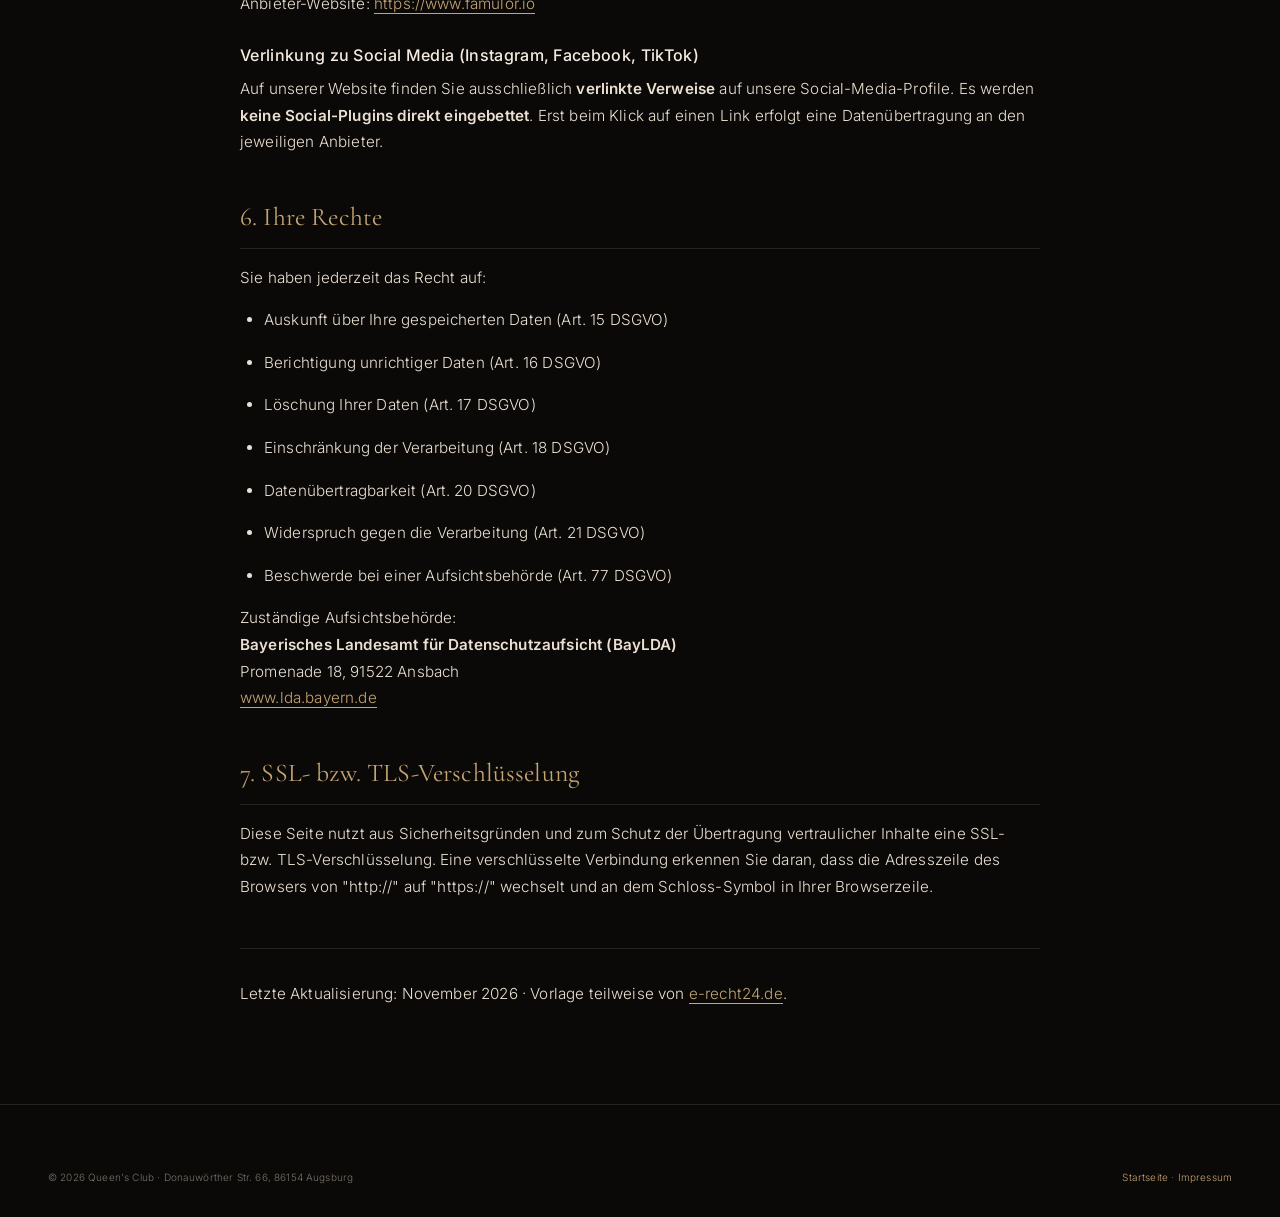
<file: datenschutz.html>
<!DOCTYPE html>
<html lang="de">
<head>
  <meta charset="UTF-8" />
  <meta name="viewport" content="width=device-width, initial-scale=1.0" />
  <title>Datenschutzerklärung · Queen's Club Augsburg</title>
  <meta name="description" content="Datenschutzerklärung von Queen's Club, American Style Nagelstudio in Augsburg-Oberhausen." />
  <meta name="theme-color" content="#0a0908" />
  <meta name="robots" content="index, follow" />
  <link rel="icon" type="image/svg+xml" href="favicon.svg" />

  <!-- 07.11.2026 (§173): font TU CHUA tren may chu cua tiem.
       Truoc day 3 dong o day nap font thang tu fonts.googleapis.com +
       fonts.gstatic.com => IP cua MOI khach bi gui sang Google TRUOC khi
       ai kip dong y gi. Da do bang trinh duyet that, khong phai doan.
       Cormorant Garamond va Inter deu la OFL => tu chua duoc phep. -->
  <link href="fonts/fonts.css" rel="stylesheet" />

  <link rel="stylesheet" href="style.css" />
  <style>
    .legal-page {
      padding: 10rem 0 5rem;
      max-width: 800px;
      margin: 0 auto;
    }
    .legal-page h1 {
      font-family: var(--font-display);
      font-size: clamp(2.5rem, 5vw, 4rem);
      font-weight: 300;
      margin-bottom: 3rem;
      color: var(--cream);
    }
    .legal-page h2 {
      font-family: var(--font-display);
      font-size: 1.6rem;
      font-weight: 400;
      color: var(--gold);
      margin: 2.5rem 0 1rem;
      padding-bottom: 0.6rem;
      border-bottom: 1px solid var(--line);
    }
    .legal-page h3 {
      font-family: var(--font-body);
      font-size: 1rem;
      font-weight: 500;
      color: var(--cream);
      margin: 1.5rem 0 0.5rem;
      letter-spacing: 0.02em;
    }
    .legal-page p, .legal-page li {
      font-size: 0.95rem;
      color: var(--cream-soft);
      line-height: 1.75;
      margin-bottom: 1rem;
    }
    .legal-page ul { margin-left: 1.5rem; }
    .legal-page a { color: var(--gold); border-bottom: 1px solid var(--gold); }
    .legal-back {
      display: inline-block;
      margin-bottom: 2rem;
      font-size: 0.85rem;
      letter-spacing: 0.15em;
      text-transform: uppercase;
      color: var(--gold);
      border-bottom: 1px solid var(--gold);
      padding-bottom: 2px;
    }
    .legal-meta {
      margin-top: 3rem;
      padding-top: 2rem;
      border-top: 1px solid var(--line);
      font-size: 0.85rem;
      color: var(--muted);
    }
  </style>
</head>
<body>

  <nav class="nav scrolled" style="position: fixed;">
    <div class="nav-inner">
      <a href="index.html" class="nav-brand">QUEEN'S CLUB <span>·</span> AUGSBURG</a>
      <a href="index.html" class="nav-cta">Zur Startseite <span class="arrow">→</span></a>
    </div>
  </nav>

  <main class="container legal-page">
    <a href="index.html" class="legal-back">← Zurück zur Startseite</a>

    <span class="eyebrow">Rechtliches</span>
    <h1>Datenschutz&shy;erklärung</h1>

    <h2>1. Datenschutz auf einen Blick</h2>
    <h3>Allgemeine Hinweise</h3>
    <p>
      Die folgenden Hinweise geben einen einfachen Überblick darüber, was mit Ihren personenbezogenen Daten passiert, wenn Sie diese Website besuchen. Personenbezogene Daten sind alle Daten, mit denen Sie persönlich identifiziert werden können. Ausführliche Informationen zum Thema Datenschutz entnehmen Sie unserer unter diesem Text aufgeführten Datenschutzerklärung.
    </p>

    <h3>Datenerfassung auf dieser Website</h3>
    <p>
      <strong>Wer ist verantwortlich für die Datenerfassung auf dieser Website?</strong><br />
      Die Datenverarbeitung auf dieser Website erfolgt durch den Websitebetreiber. Dessen Kontaktdaten können Sie dem Impressum entnehmen.
    </p>

    <h2>2. Hosting</h2>
    <p>
      Diese Website wird gehostet bei <strong>GitHub Pages</strong> (GitHub, Inc., 88 Colin P Kelly Jr St, San Francisco, CA 94107, USA). Beim Besuch unserer Website werden technisch notwendige Daten (z.B. IP-Adresse) an GitHub übertragen. Rechtsgrundlage: Art. 6 Abs. 1 lit. f DSGVO.
    </p>
    <p>
      GitHub-Datenschutz: <a href="https://docs.github.com/site-policy/privacy-policies/github-privacy-statement" target="_blank" rel="noopener">https://docs.github.com/site-policy/privacy-policies/github-privacy-statement</a>
    </p>

    <h2>3. Allgemeine Hinweise und Pflichtinformationen</h2>
    <h3>Datenschutz</h3>
    <p>
      Die Betreiber dieser Seiten nehmen den Schutz Ihrer persönlichen Daten sehr ernst. Wir behandeln Ihre personenbezogenen Daten vertraulich und entsprechend der gesetzlichen Datenschutzvorschriften sowie dieser Datenschutzerklärung.
    </p>
    <p>
      Wenn Sie diese Website benutzen, werden verschiedene personenbezogene Daten erhoben. Diese Datenschutzerklärung erläutert, welche Daten wir erheben und wofür wir sie nutzen.
    </p>

    <h3>Verantwortliche Stelle</h3>
    <p>
      Tung Le<br />
      Queen's Club — American Style Nagelstudio<br />
      Donauwörther Str. 66<br />
      86154 Augsburg<br />
      Deutschland<br />
      Telefon: 0821 470 189 48<br />
      E-Mail: queensclub66@gmail.com
    </p>

    <h3>Speicherdauer</h3>
    <p>
      Soweit innerhalb dieser Datenschutzerklärung keine speziellere Speicherdauer genannt wurde, verbleiben Ihre personenbezogenen Daten bei uns, bis der Zweck für die Datenverarbeitung entfällt.
    </p>

    <h2>4. Datenerfassung auf dieser Website</h2>
    <h3>Server-Log-Dateien</h3>
    <p>
      Der Provider der Seiten (GitHub) erhebt und speichert automatisch Informationen in so genannten Server-Log-Dateien, die Ihr Browser automatisch an uns übermittelt. Dies sind:
    </p>
    <ul>
      <li>Browsertyp und Browserversion</li>
      <li>verwendetes Betriebssystem</li>
      <li>Referrer URL</li>
      <li>Hostname des zugreifenden Rechners</li>
      <li>Uhrzeit der Serveranfrage</li>
      <li>IP-Adresse</li>
    </ul>
    <p>
      Eine Zusammenführung dieser Daten mit anderen Datenquellen wird nicht vorgenommen.
    </p>

    <h3>Kontaktaufnahme via WhatsApp / E-Mail / Telefon</h3>
    <p>
      Wenn Sie uns per E-Mail, Telefon oder WhatsApp kontaktieren, wird Ihre Anfrage inklusive aller daraus hervorgehenden personenbezogenen Daten (Name, Telefonnummer, Anfrage) zum Zwecke der Bearbeitung Ihres Anliegens bei uns gespeichert und verarbeitet. Diese Daten geben wir nicht ohne Ihre Einwilligung weiter.
    </p>
    <p>
      Die Verarbeitung erfolgt auf Grundlage von Art. 6 Abs. 1 lit. b DSGVO (Vertragsanbahnung) bzw. Art. 6 Abs. 1 lit. f DSGVO (berechtigtes Interesse an effizienter Bearbeitung). Eine Löschung erfolgt nach Wegfall des Zwecks, spätestens jedoch nach 3 Jahren.
    </p>

    <h2>5. Plugins und Tools</h2>
    <h3>Schriftarten (lokal gehostet)</h3>
    <p>
      Diese Seite nutzt die Schriftarten „Cormorant Garamond“ und „Inter“. Beide werden
      <strong>ausschließlich von unserem eigenen Server ausgeliefert</strong> und nicht von einem
      Drittanbieter nachgeladen. Es wird dabei <strong>keine Verbindung zu Google-Servern
      aufgebaut</strong> und <strong>keine IP-Adresse an Google übertragen</strong>.
    </p>
    <p>
      Beide Schriftarten stehen unter der SIL Open Font License und dürfen lokal eingebunden werden.
    </p>

    <h3>WhatsApp Business Kontakt</h3>
    <p>
      Wenn Sie über den WhatsApp-Link mit uns Kontakt aufnehmen, werden Ihre Daten von Meta Platforms (WhatsApp) verarbeitet. WhatsApp-Datenschutz: <a href="https://www.whatsapp.com/legal/privacy-policy-eea" target="_blank" rel="noopener">https://www.whatsapp.com/legal/privacy-policy-eea</a>
    </p>

    <h3>KI-Assistentin „Mia“ (Telefon- und Chat-Assistent)</h3>
    <p>
      Auf dieser Website ist ein Assistent-Widget des Anbieters BEK Service GmbH, Westendstr. 2A, 87439 Kempten (Allgäu), Deutschland (Dienst „Famulor“) eingebunden. Beim Aufruf einer Seite lädt Ihr Browser das Widget von einem Server des Anbieters. Hierbei wird Ihre IP-Adresse an den Anbieter übertragen. Dies erfolgt auf Grundlage von Art. 6 Abs. 1 lit. f DSGVO (bedarfsgerechte Erreichbarkeit für Terminanfragen).
    </p>
    <p>
      Wenn Sie den Assistenten aktiv nutzen — per Chat auf dieser Website oder telefonisch — werden die dabei von Ihnen übermittelten Daten verarbeitet: Ihre Rufnummer, der Inhalt des Gesprächs bzw. der Chat-Nachrichten sowie die zur Terminvereinbarung nötigen Angaben (Name, Wunschtermin, Leistung). Zweck ist die Annahme und Verwaltung von Terminanfragen. Rechtsgrundlage ist Art. 6 Abs. 1 lit. b DSGVO (Anbahnung und Durchführung eines Vertragsverhältnisses).
    </p>
    <p>
      Die Daten werden gelöscht, sobald sie für diesen Zweck nicht mehr erforderlich sind und keine gesetzlichen Aufbewahrungspflichten entgegenstehen. Sie sind nicht verpflichtet, den Assistenten zu nutzen: Sie können uns stattdessen direkt telefonisch, per WhatsApp oder per E-Mail erreichen (siehe Impressum).
    </p>
    <p>
      Anbieter-Website: <a href="https://www.famulor.io" target="_blank" rel="noopener">https://www.famulor.io</a>
    </p>

    <h3>Verlinkung zu Social Media (Instagram, Facebook, TikTok)</h3>
    <p>
      Auf unserer Website finden Sie ausschließlich <strong>verlinkte Verweise</strong> auf unsere Social-Media-Profile. Es werden <strong>keine Social-Plugins direkt eingebettet</strong>. Erst beim Klick auf einen Link erfolgt eine Datenübertragung an den jeweiligen Anbieter.
    </p>

    <h2>6. Ihre Rechte</h2>
    <p>Sie haben jederzeit das Recht auf:</p>
    <ul>
      <li>Auskunft über Ihre gespeicherten Daten (Art. 15 DSGVO)</li>
      <li>Berichtigung unrichtiger Daten (Art. 16 DSGVO)</li>
      <li>Löschung Ihrer Daten (Art. 17 DSGVO)</li>
      <li>Einschränkung der Verarbeitung (Art. 18 DSGVO)</li>
      <li>Datenübertragbarkeit (Art. 20 DSGVO)</li>
      <li>Widerspruch gegen die Verarbeitung (Art. 21 DSGVO)</li>
      <li>Beschwerde bei einer Aufsichtsbehörde (Art. 77 DSGVO)</li>
    </ul>
    <p>
      Zuständige Aufsichtsbehörde:<br />
      <strong>Bayerisches Landesamt für Datenschutzaufsicht (BayLDA)</strong><br />
      Promenade 18, 91522 Ansbach<br />
      <a href="https://www.lda.bayern.de" target="_blank" rel="noopener">www.lda.bayern.de</a>
    </p>

    <h2>7. SSL- bzw. TLS-Verschlüsselung</h2>
    <p>
      Diese Seite nutzt aus Sicherheitsgründen und zum Schutz der Übertragung vertraulicher Inhalte eine SSL- bzw. TLS-Verschlüsselung. Eine verschlüsselte Verbindung erkennen Sie daran, dass die Adresszeile des Browsers von "http://" auf "https://" wechselt und an dem Schloss-Symbol in Ihrer Browserzeile.
    </p>

    <p class="legal-meta">
      Letzte Aktualisierung: November 2026 · Vorlage teilweise von <a href="https://www.e-recht24.de" target="_blank" rel="noopener">e-recht24.de</a>.
    </p>
  </main>

  <footer class="footer">
    <div class="container">
      <div class="footer-bottom" style="border-top: none; padding-top: 0;">
        <small>© 2026 Queen's Club · Donauwörther Str. 66, 86154 Augsburg</small>
        <small>
          <a href="index.html">Startseite</a> ·
          <a href="impressum.html">Impressum</a>
        </small>
      </div>
    </div>
  </footer>

</body>
</html>
</file>
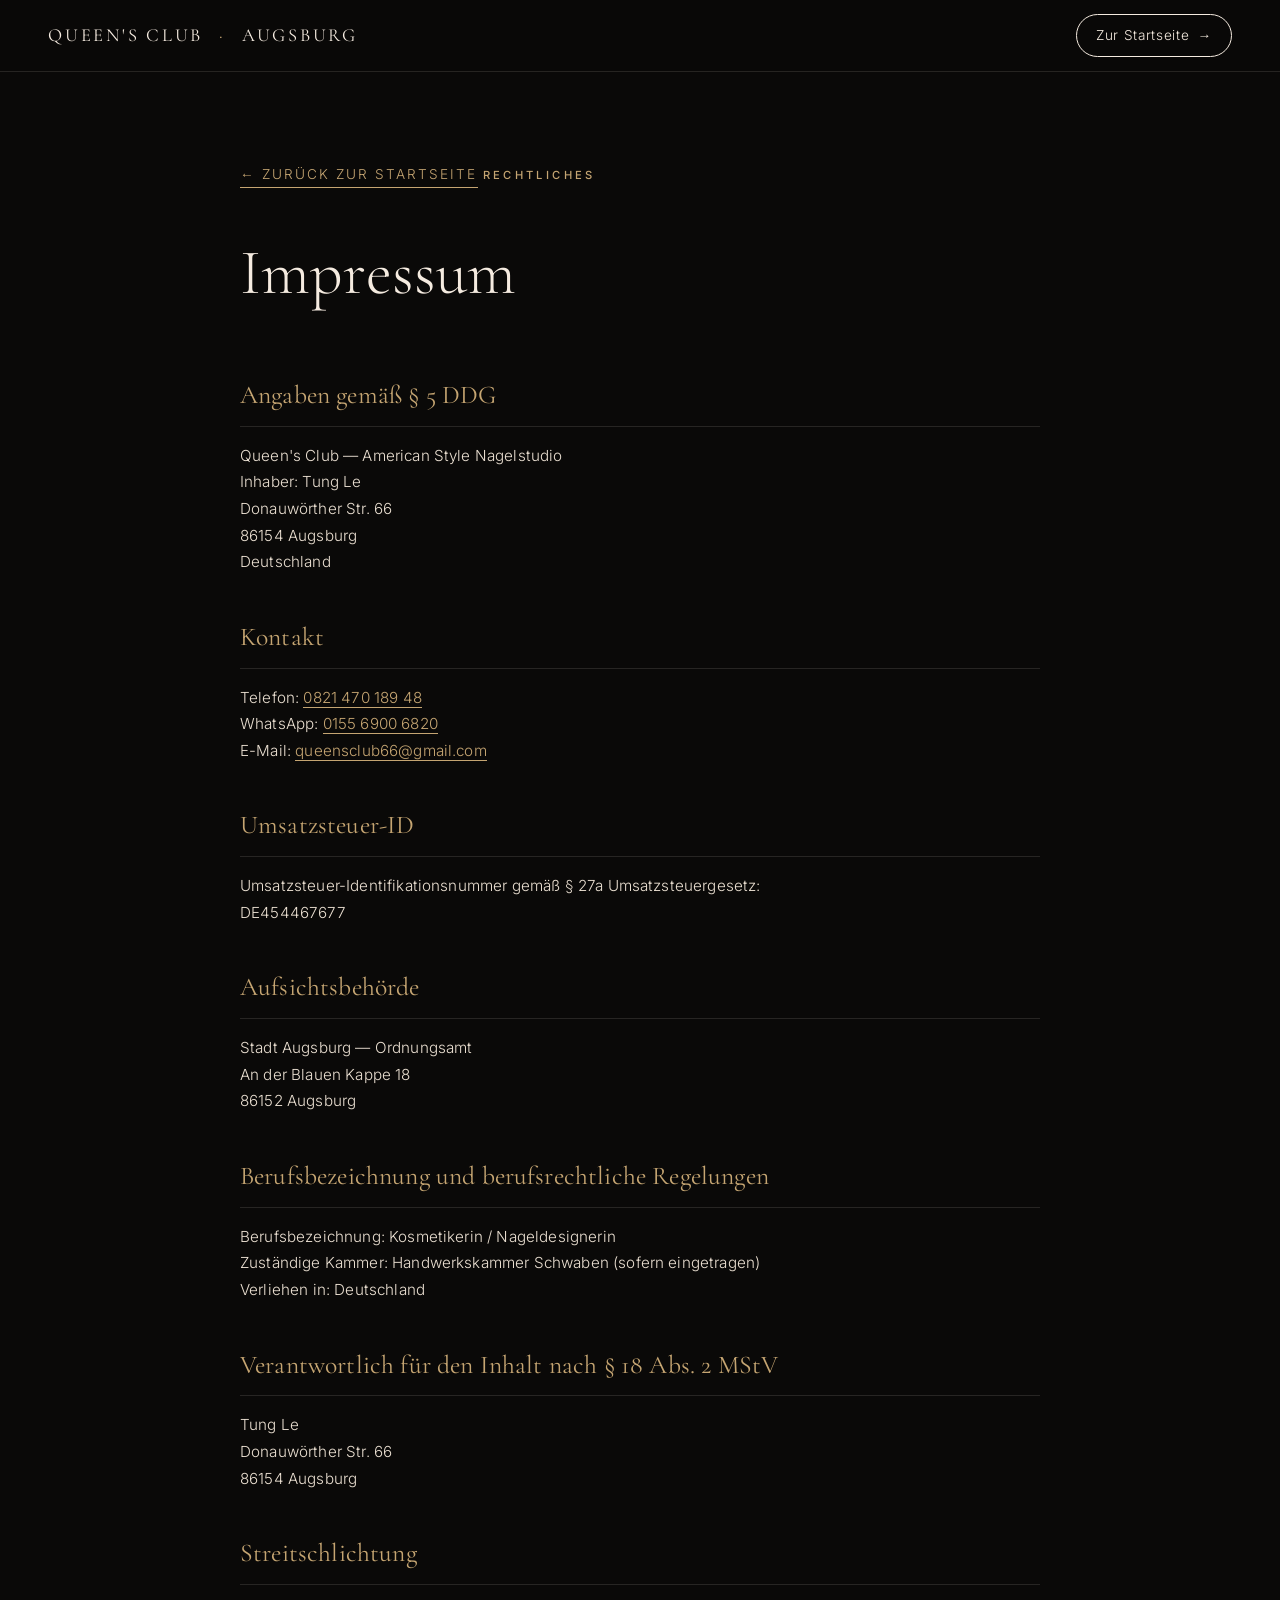
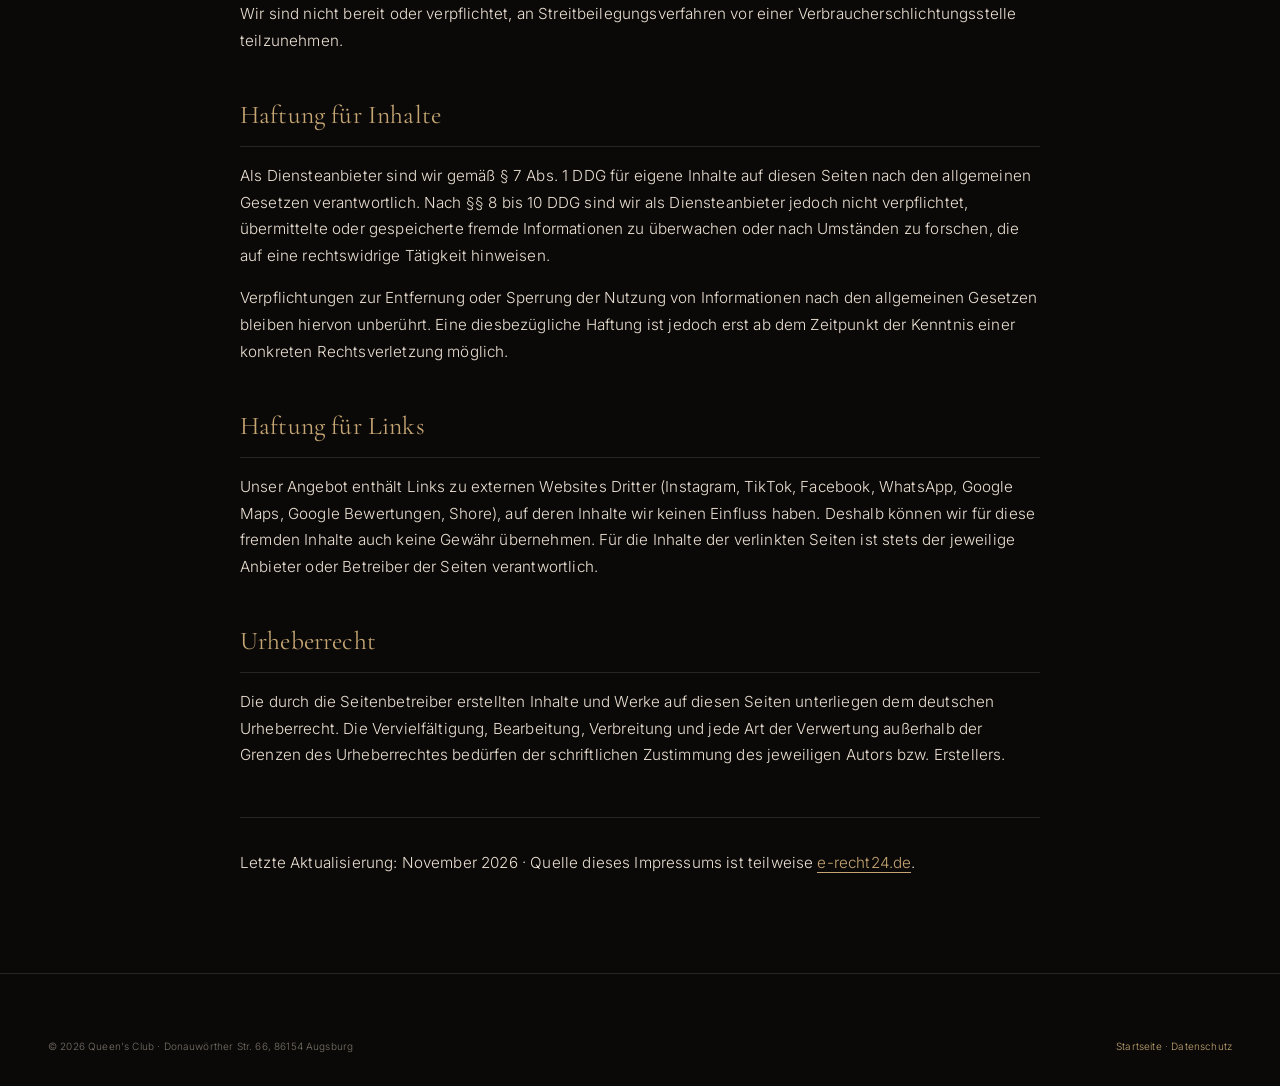
<file: impressum.html>
<!DOCTYPE html>
<html lang="de">
<head>
  <meta charset="UTF-8" />
  <meta name="viewport" content="width=device-width, initial-scale=1.0" />
  <title>Impressum · Queen's Club Augsburg</title>
  <meta name="description" content="Impressum von Queen's Club, American Style Nagelstudio in Augsburg-Oberhausen." />
  <meta name="theme-color" content="#0a0908" />
  <meta name="robots" content="index, follow" />
  <link rel="icon" type="image/svg+xml" href="favicon.svg" />

  <!-- 07.11.2026 (§173): font TU CHUA tren may chu cua tiem.
       Truoc day 3 dong o day nap font thang tu fonts.googleapis.com +
       fonts.gstatic.com => IP cua MOI khach bi gui sang Google TRUOC khi
       ai kip dong y gi. Da do bang trinh duyet that, khong phai doan.
       Cormorant Garamond va Inter deu la OFL => tu chua duoc phep. -->
  <link href="fonts/fonts.css" rel="stylesheet" />

  <link rel="stylesheet" href="style.css" />
  <style>
    .legal-page {
      padding: 10rem 0 5rem;
      max-width: 800px;
      margin: 0 auto;
    }
    .legal-page h1 {
      font-family: var(--font-display);
      font-size: clamp(2.5rem, 5vw, 4rem);
      font-weight: 300;
      margin-bottom: 3rem;
      color: var(--cream);
    }
    .legal-page h2 {
      font-family: var(--font-display);
      font-size: 1.6rem;
      font-weight: 400;
      color: var(--gold);
      margin: 2.5rem 0 1rem;
      padding-bottom: 0.6rem;
      border-bottom: 1px solid var(--line);
    }
    .legal-page p, .legal-page li {
      font-size: 0.95rem;
      color: var(--cream-soft);
      line-height: 1.75;
      margin-bottom: 1rem;
    }
    .legal-page ul { margin-left: 1.5rem; }
    .legal-page a { color: var(--gold); border-bottom: 1px solid var(--gold); }
    .legal-back {
      display: inline-block;
      margin-bottom: 2rem;
      font-size: 0.85rem;
      letter-spacing: 0.15em;
      text-transform: uppercase;
      color: var(--gold);
      border-bottom: 1px solid var(--gold);
      padding-bottom: 2px;
    }
    .legal-meta {
      margin-top: 3rem;
      padding-top: 2rem;
      border-top: 1px solid var(--line);
      font-size: 0.85rem;
      color: var(--muted);
    }
  </style>
</head>
<body>

  <!-- Simple Nav -->
  <nav class="nav scrolled" style="position: fixed;">
    <div class="nav-inner">
      <a href="index.html" class="nav-brand">QUEEN'S CLUB <span>·</span> AUGSBURG</a>
      <a href="index.html" class="nav-cta">Zur Startseite <span class="arrow">→</span></a>
    </div>
  </nav>

  <main class="container legal-page">
    <a href="index.html" class="legal-back">← Zurück zur Startseite</a>

    <span class="eyebrow">Rechtliches</span>
    <h1>Impressum</h1>

    <h2>Angaben gemäß § 5 DDG</h2>
    <p>
      Queen's Club — American Style Nagelstudio<br />
      Inhaber: Tung Le<br />
      Donauwörther Str. 66<br />
      86154 Augsburg<br />
      Deutschland
    </p>

    <h2>Kontakt</h2>
    <p>
      Telefon: <a href="tel:+4982147018948">0821 470 189 48</a><br />
      WhatsApp: <a href="https://wa.me/4915569006820" target="_blank" rel="noopener">0155 6900 6820</a><br />
      E-Mail: <a href="mailto:queensclub66@gmail.com">queensclub66@gmail.com</a>
    </p>

    <h2>Umsatzsteuer-ID</h2>
    <p>
      Umsatzsteuer-Identifikationsnummer gemäß § 27a Umsatzsteuergesetz:<br />
      DE454467677
    </p>

    <h2>Aufsichtsbehörde</h2>
    <p>
      Stadt Augsburg — Ordnungsamt<br />
      An der Blauen Kappe 18<br />
      86152 Augsburg
    </p>

    <h2>Berufsbezeichnung und berufsrechtliche Regelungen</h2>
    <p>
      Berufsbezeichnung: Kosmetikerin / Nageldesignerin<br />
      Zuständige Kammer: Handwerkskammer Schwaben (sofern eingetragen)<br />
      Verliehen in: Deutschland
    </p>

    <h2>Verantwortlich für den Inhalt nach § 18 Abs. 2 MStV</h2>
    <p>
      Tung Le<br />
      Donauwörther Str. 66<br />
      86154 Augsburg
    </p>

    <h2>Streitschlichtung</h2>
    <p>
      Wir sind nicht bereit oder verpflichtet, an Streitbeilegungsverfahren vor einer Verbraucherschlichtungsstelle teilzunehmen.
    </p>

    <h2>Haftung für Inhalte</h2>
    <p>
      Als Diensteanbieter sind wir gemäß § 7 Abs. 1 DDG für eigene Inhalte auf diesen Seiten nach den allgemeinen Gesetzen verantwortlich. Nach §§ 8 bis 10 DDG sind wir als Diensteanbieter jedoch nicht verpflichtet, übermittelte oder gespeicherte fremde Informationen zu überwachen oder nach Umständen zu forschen, die auf eine rechtswidrige Tätigkeit hinweisen.
    </p>
    <p>
      Verpflichtungen zur Entfernung oder Sperrung der Nutzung von Informationen nach den allgemeinen Gesetzen bleiben hiervon unberührt. Eine diesbezügliche Haftung ist jedoch erst ab dem Zeitpunkt der Kenntnis einer konkreten Rechtsverletzung möglich.
    </p>

    <h2>Haftung für Links</h2>
    <p>
      Unser Angebot enthält Links zu externen Websites Dritter (Instagram, TikTok, Facebook, WhatsApp, Google Maps, Google Bewertungen, Shore), auf deren Inhalte wir keinen Einfluss haben. Deshalb können wir für diese fremden Inhalte auch keine Gewähr übernehmen. Für die Inhalte der verlinkten Seiten ist stets der jeweilige Anbieter oder Betreiber der Seiten verantwortlich.
    </p>

    <h2>Urheberrecht</h2>
    <p>
      Die durch die Seitenbetreiber erstellten Inhalte und Werke auf diesen Seiten unterliegen dem deutschen Urheberrecht. Die Vervielfältigung, Bearbeitung, Verbreitung und jede Art der Verwertung außerhalb der Grenzen des Urheberrechtes bedürfen der schriftlichen Zustimmung des jeweiligen Autors bzw. Erstellers.
    </p>

    <p class="legal-meta">
      Letzte Aktualisierung: November 2026 · Quelle dieses Impressums ist teilweise <a href="https://www.e-recht24.de" target="_blank" rel="noopener">e-recht24.de</a>.
    </p>
  </main>

  <footer class="footer">
    <div class="container">
      <div class="footer-bottom" style="border-top: none; padding-top: 0;">
        <small>© 2026 Queen's Club · Donauwörther Str. 66, 86154 Augsburg</small>
        <small>
          <a href="index.html">Startseite</a> ·
          <a href="datenschutz.html">Datenschutz</a>
        </small>
      </div>
    </div>
  </footer>

</body>
</html>
</file>
<file: fonts/fonts.css>
/* Google Fonts TU CHUA tren may chu cua tiem — 07.11.2026 (§173).
   Truoc: ca 3 trang nap font thang tu fonts.googleapis.com +
   fonts.gstatic.com => IP cua MOI khach duoc gui sang Google truoc khi
   ai kip dong y gi. Tu chua thi chuyen do khong xay ra nua.
   Cormorant Garamond va Inter deu la OFL => tu chua duoc phep.
   File nay do tools/../tai_font.py sinh ra; dung sua tay. */

@font-face {
  font-family: 'Cormorant Garamond';
  font-style: normal;
  font-weight: 300;
  font-display: swap;
  src: url(CormorantGaramond-300-latin-ext.woff2) format('woff2');
  unicode-range: U+0100-02BA, U+02BD-02C5, U+02C7-02CC, U+02CE-02D7, U+02DD-02FF, U+0304, U+0308, U+0329, U+1D00-1DBF, U+1E00-1E9F, U+1EF2-1EFF, U+2020, U+20A0-20AB, U+20AD-20C4, U+2113, U+2C60-2C7F, U+A720-A7FF;
}
@font-face {
  font-family: 'Cormorant Garamond';
  font-style: normal;
  font-weight: 300;
  font-display: swap;
  src: url(CormorantGaramond-300-latin.woff2) format('woff2');
  unicode-range: U+0000-00FF, U+0131, U+0152-0153, U+02BB-02BC, U+02C6, U+02DA, U+02DC, U+0304, U+0308, U+0329, U+2000-206F, U+20AC, U+2122, U+2191, U+2193, U+2212, U+2215, U+FEFF, U+FFFD;
}
@font-face {
  font-family: 'Cormorant Garamond';
  font-style: normal;
  font-weight: 400;
  font-display: swap;
  src: url(CormorantGaramond-400-latin-ext.woff2) format('woff2');
  unicode-range: U+0100-02BA, U+02BD-02C5, U+02C7-02CC, U+02CE-02D7, U+02DD-02FF, U+0304, U+0308, U+0329, U+1D00-1DBF, U+1E00-1E9F, U+1EF2-1EFF, U+2020, U+20A0-20AB, U+20AD-20C4, U+2113, U+2C60-2C7F, U+A720-A7FF;
}
@font-face {
  font-family: 'Cormorant Garamond';
  font-style: normal;
  font-weight: 400;
  font-display: swap;
  src: url(CormorantGaramond-400-latin.woff2) format('woff2');
  unicode-range: U+0000-00FF, U+0131, U+0152-0153, U+02BB-02BC, U+02C6, U+02DA, U+02DC, U+0304, U+0308, U+0329, U+2000-206F, U+20AC, U+2122, U+2191, U+2193, U+2212, U+2215, U+FEFF, U+FFFD;
}
@font-face {
  font-family: 'Cormorant Garamond';
  font-style: normal;
  font-weight: 500;
  font-display: swap;
  src: url(CormorantGaramond-500-latin-ext.woff2) format('woff2');
  unicode-range: U+0100-02BA, U+02BD-02C5, U+02C7-02CC, U+02CE-02D7, U+02DD-02FF, U+0304, U+0308, U+0329, U+1D00-1DBF, U+1E00-1E9F, U+1EF2-1EFF, U+2020, U+20A0-20AB, U+20AD-20C4, U+2113, U+2C60-2C7F, U+A720-A7FF;
}
@font-face {
  font-family: 'Cormorant Garamond';
  font-style: normal;
  font-weight: 500;
  font-display: swap;
  src: url(CormorantGaramond-500-latin.woff2) format('woff2');
  unicode-range: U+0000-00FF, U+0131, U+0152-0153, U+02BB-02BC, U+02C6, U+02DA, U+02DC, U+0304, U+0308, U+0329, U+2000-206F, U+20AC, U+2122, U+2191, U+2193, U+2212, U+2215, U+FEFF, U+FFFD;
}
@font-face {
  font-family: 'Cormorant Garamond';
  font-style: normal;
  font-weight: 600;
  font-display: swap;
  src: url(CormorantGaramond-600-latin-ext.woff2) format('woff2');
  unicode-range: U+0100-02BA, U+02BD-02C5, U+02C7-02CC, U+02CE-02D7, U+02DD-02FF, U+0304, U+0308, U+0329, U+1D00-1DBF, U+1E00-1E9F, U+1EF2-1EFF, U+2020, U+20A0-20AB, U+20AD-20C4, U+2113, U+2C60-2C7F, U+A720-A7FF;
}
@font-face {
  font-family: 'Cormorant Garamond';
  font-style: normal;
  font-weight: 600;
  font-display: swap;
  src: url(CormorantGaramond-600-latin.woff2) format('woff2');
  unicode-range: U+0000-00FF, U+0131, U+0152-0153, U+02BB-02BC, U+02C6, U+02DA, U+02DC, U+0304, U+0308, U+0329, U+2000-206F, U+20AC, U+2122, U+2191, U+2193, U+2212, U+2215, U+FEFF, U+FFFD;
}
@font-face {
  font-family: 'Cormorant Garamond';
  font-style: normal;
  font-weight: 700;
  font-display: swap;
  src: url(CormorantGaramond-700-latin-ext.woff2) format('woff2');
  unicode-range: U+0100-02BA, U+02BD-02C5, U+02C7-02CC, U+02CE-02D7, U+02DD-02FF, U+0304, U+0308, U+0329, U+1D00-1DBF, U+1E00-1E9F, U+1EF2-1EFF, U+2020, U+20A0-20AB, U+20AD-20C4, U+2113, U+2C60-2C7F, U+A720-A7FF;
}
@font-face {
  font-family: 'Cormorant Garamond';
  font-style: normal;
  font-weight: 700;
  font-display: swap;
  src: url(CormorantGaramond-700-latin.woff2) format('woff2');
  unicode-range: U+0000-00FF, U+0131, U+0152-0153, U+02BB-02BC, U+02C6, U+02DA, U+02DC, U+0304, U+0308, U+0329, U+2000-206F, U+20AC, U+2122, U+2191, U+2193, U+2212, U+2215, U+FEFF, U+FFFD;
}
@font-face {
  font-family: 'Inter';
  font-style: normal;
  font-weight: 300;
  font-display: swap;
  src: url(Inter-300-latin-ext.woff2) format('woff2');
  unicode-range: U+0100-02BA, U+02BD-02C5, U+02C7-02CC, U+02CE-02D7, U+02DD-02FF, U+0304, U+0308, U+0329, U+1D00-1DBF, U+1E00-1E9F, U+1EF2-1EFF, U+2020, U+20A0-20AB, U+20AD-20C4, U+2113, U+2C60-2C7F, U+A720-A7FF;
}
@font-face {
  font-family: 'Inter';
  font-style: normal;
  font-weight: 300;
  font-display: swap;
  src: url(Inter-300-latin.woff2) format('woff2');
  unicode-range: U+0000-00FF, U+0131, U+0152-0153, U+02BB-02BC, U+02C6, U+02DA, U+02DC, U+0304, U+0308, U+0329, U+2000-206F, U+20AC, U+2122, U+2191, U+2193, U+2212, U+2215, U+FEFF, U+FFFD;
}
@font-face {
  font-family: 'Inter';
  font-style: normal;
  font-weight: 400;
  font-display: swap;
  src: url(Inter-400-latin-ext.woff2) format('woff2');
  unicode-range: U+0100-02BA, U+02BD-02C5, U+02C7-02CC, U+02CE-02D7, U+02DD-02FF, U+0304, U+0308, U+0329, U+1D00-1DBF, U+1E00-1E9F, U+1EF2-1EFF, U+2020, U+20A0-20AB, U+20AD-20C4, U+2113, U+2C60-2C7F, U+A720-A7FF;
}
@font-face {
  font-family: 'Inter';
  font-style: normal;
  font-weight: 400;
  font-display: swap;
  src: url(Inter-400-latin.woff2) format('woff2');
  unicode-range: U+0000-00FF, U+0131, U+0152-0153, U+02BB-02BC, U+02C6, U+02DA, U+02DC, U+0304, U+0308, U+0329, U+2000-206F, U+20AC, U+2122, U+2191, U+2193, U+2212, U+2215, U+FEFF, U+FFFD;
}
@font-face {
  font-family: 'Inter';
  font-style: normal;
  font-weight: 500;
  font-display: swap;
  src: url(Inter-500-latin-ext.woff2) format('woff2');
  unicode-range: U+0100-02BA, U+02BD-02C5, U+02C7-02CC, U+02CE-02D7, U+02DD-02FF, U+0304, U+0308, U+0329, U+1D00-1DBF, U+1E00-1E9F, U+1EF2-1EFF, U+2020, U+20A0-20AB, U+20AD-20C4, U+2113, U+2C60-2C7F, U+A720-A7FF;
}
@font-face {
  font-family: 'Inter';
  font-style: normal;
  font-weight: 500;
  font-display: swap;
  src: url(Inter-500-latin.woff2) format('woff2');
  unicode-range: U+0000-00FF, U+0131, U+0152-0153, U+02BB-02BC, U+02C6, U+02DA, U+02DC, U+0304, U+0308, U+0329, U+2000-206F, U+20AC, U+2122, U+2191, U+2193, U+2212, U+2215, U+FEFF, U+FFFD;
}
@font-face {
  font-family: 'Inter';
  font-style: normal;
  font-weight: 600;
  font-display: swap;
  src: url(Inter-600-latin-ext.woff2) format('woff2');
  unicode-range: U+0100-02BA, U+02BD-02C5, U+02C7-02CC, U+02CE-02D7, U+02DD-02FF, U+0304, U+0308, U+0329, U+1D00-1DBF, U+1E00-1E9F, U+1EF2-1EFF, U+2020, U+20A0-20AB, U+20AD-20C4, U+2113, U+2C60-2C7F, U+A720-A7FF;
}
@font-face {
  font-family: 'Inter';
  font-style: normal;
  font-weight: 600;
  font-display: swap;
  src: url(Inter-600-latin.woff2) format('woff2');
  unicode-range: U+0000-00FF, U+0131, U+0152-0153, U+02BB-02BC, U+02C6, U+02DA, U+02DC, U+0304, U+0308, U+0329, U+2000-206F, U+20AC, U+2122, U+2191, U+2193, U+2212, U+2215, U+FEFF, U+FFFD;
}
</file>
<file: style.css>
/* ============================================
   Queen's Club — Dark Editorial Luxury
   Color: warm black + cream + brushed gold
   ============================================ */

:root {
  --bg: #0a0908;
  --bg-soft: #141210;
  --cream: #f5ebe0;
  --cream-soft: #ebe0d2;
  --gold: #c5a572;
  --gold-bright: #d9bd87;
  --muted: #7a7269;
  --line: rgba(245, 235, 224, 0.12);

  --font-display: "Cormorant Garamond", "Times New Roman", serif;
  --font-body: "Inter", -apple-system, BlinkMacSystemFont, sans-serif;

  --container: 1280px;
  --gap: clamp(1rem, 2vw, 2rem);

  --ease-out: cubic-bezier(0.16, 1, 0.3, 1);
  --ease-in-out: cubic-bezier(0.65, 0, 0.35, 1);
}

* { box-sizing: border-box; margin: 0; padding: 0; }

html { scroll-behavior: smooth; -webkit-font-smoothing: antialiased; }

body {
  background: var(--bg);
  color: var(--cream);
  font-family: var(--font-body);
  font-weight: 300;
  font-size: 16px;
  line-height: 1.65;
  letter-spacing: 0.01em;
  overflow-x: hidden;
  cursor: none;
}

@media (max-width: 768px) {
  body { cursor: auto; }
}

img { display: block; max-width: 100%; height: auto; }

a { color: inherit; text-decoration: none; transition: color 0.3s var(--ease-out); }
a:hover { color: var(--gold-bright); }

.container {
  width: 100%;
  max-width: var(--container);
  margin: 0 auto;
  padding: 0 clamp(1.5rem, 4vw, 3rem);
}

.eyebrow {
  display: inline-block;
  font-size: 0.7rem;
  letter-spacing: 0.3em;
  text-transform: uppercase;
  color: var(--gold);
  margin-bottom: 1.5rem;
  font-weight: 500;
}

.display {
  font-family: var(--font-display);
  font-weight: 300;
  font-size: clamp(2.5rem, 6vw, 5.5rem);
  line-height: 0.98;
  letter-spacing: -0.02em;
  color: var(--cream);
}

.display em {
  font-style: italic;
  color: var(--gold);
  font-weight: 400;
}

.lead {
  font-size: clamp(1.1rem, 1.5vw, 1.35rem);
  line-height: 1.55;
  color: var(--cream-soft);
  margin-bottom: 1.5rem;
  max-width: 60ch;
}

/* ============================================
   LOADER
   ============================================ */
.loader {
  position: fixed;
  inset: 0;
  background: var(--bg);
  z-index: 9999;
  display: flex;
  align-items: center;
  justify-content: center;
  transition: opacity 0.8s var(--ease-out), visibility 0.8s var(--ease-out);
}

.loader.hidden {
  opacity: 0;
  visibility: hidden;
  pointer-events: none;
}

.loader-text {
  display: flex;
  flex-direction: column;
  align-items: center;
  font-family: var(--font-display);
  font-size: clamp(3rem, 8vw, 6rem);
  font-weight: 300;
  letter-spacing: 0.05em;
  color: var(--cream);
  overflow: hidden;
}

.loader-text span {
  display: block;
  transform: translateY(110%);
  opacity: 0;
  animation: rise 1s var(--ease-out) forwards;
}

.loader-text span:nth-child(2) { animation-delay: 0.15s; color: var(--gold); font-style: italic; }

@keyframes rise {
  to { transform: translateY(0); opacity: 1; }
}

/* ============================================
   CUSTOM CURSOR
   ============================================ */
.cursor-dot, .cursor-ring {
  position: fixed;
  top: 0; left: 0;
  pointer-events: none;
  z-index: 9998;
  transform: translate3d(-50%, -50%, 0);
  border-radius: 50%;
}

.cursor-dot {
  width: 6px; height: 6px;
  background: var(--gold);
  transition: transform 0.15s var(--ease-out);
}

.cursor-ring {
  width: 36px; height: 36px;
  border: 1px solid var(--cream);
  opacity: 0.6;
  transition: transform 0.4s var(--ease-out), opacity 0.3s var(--ease-out), width 0.3s var(--ease-out), height 0.3s var(--ease-out);
}

.cursor-ring.hover {
  width: 72px; height: 72px;
  border-color: var(--gold);
  opacity: 1;
}

@media (max-width: 768px) {
  .cursor-dot, .cursor-ring { display: none; }
}

/* ============================================
   NAV
   ============================================ */
.nav {
  position: fixed;
  top: 0; left: 0; right: 0;
  z-index: 100;
  padding: 1.25rem 0;
  transition: background 0.4s var(--ease-out), padding 0.4s var(--ease-out), border-color 0.4s var(--ease-out);
  border-bottom: 1px solid transparent;
}

.nav.scrolled {
  background: rgba(10, 9, 8, 0.85);
  backdrop-filter: blur(14px);
  -webkit-backdrop-filter: blur(14px);
  padding: 0.85rem 0;
  border-bottom: 1px solid var(--line);
}

.nav-inner {
  max-width: var(--container);
  margin: 0 auto;
  padding: 0 clamp(1.5rem, 4vw, 3rem);
  display: flex;
  align-items: center;
  justify-content: space-between;
  gap: 2rem;
}

.nav-brand {
  font-family: var(--font-display);
  font-size: 1.15rem;
  letter-spacing: 0.15em;
  font-weight: 400;
  white-space: nowrap;
}
.nav-brand span { color: var(--gold); margin: 0 0.4rem; }

.nav-links {
  display: flex;
  list-style: none;
  gap: 2.5rem;
  margin: 0;
}

.nav-links a {
  font-size: 0.85rem;
  letter-spacing: 0.05em;
  position: relative;
  padding-bottom: 4px;
}

.nav-links a::after {
  content: "";
  position: absolute;
  left: 0; bottom: 0;
  width: 100%; height: 1px;
  background: var(--gold);
  transform: scaleX(0);
  transform-origin: right;
  transition: transform 0.4s var(--ease-out);
}

.nav-links a:hover::after {
  transform: scaleX(1);
  transform-origin: left;
}

.nav-cta {
  border: 1px solid var(--cream);
  padding: 0.6rem 1.2rem;
  font-size: 0.85rem;
  letter-spacing: 0.05em;
  border-radius: 999px;
  display: inline-flex;
  align-items: center;
  gap: 0.5rem;
  transition: background 0.4s var(--ease-out), color 0.4s var(--ease-out), border-color 0.4s var(--ease-out);
}

.nav-cta:hover {
  background: var(--gold);
  border-color: var(--gold);
  color: var(--bg);
}

.nav-cta .arrow { transition: transform 0.4s var(--ease-out); }
.nav-cta:hover .arrow { transform: translateX(3px); }

@media (max-width: 900px) {
  .nav-links { display: none; }
}

/* ============================================
   HERO
   ============================================ */
.hero {
  position: relative;
  min-height: 100vh;
  display: flex;
  align-items: center;
  overflow: hidden;
  padding: 8rem 0 4rem;
}

.hero-image {
  position: absolute;
  inset: 0;
  z-index: 0;
}

.hero-image::after {
  content: "";
  position: absolute;
  inset: 0;
  background: linear-gradient(
    to right,
    rgba(10, 9, 8, 0.95) 0%,
    rgba(10, 9, 8, 0.75) 40%,
    rgba(10, 9, 8, 0.4) 100%
  );
}

.hero-image img {
  width: 100%;
  height: 100%;
  object-fit: cover;
  animation: heroZoom 20s ease-in-out infinite alternate;
}

@keyframes heroZoom {
  from { transform: scale(1); }
  to { transform: scale(1.08); }
}

.hero-content {
  position: relative;
  z-index: 2;
  max-width: var(--container);
  margin: 0 auto;
  padding: 0 clamp(1.5rem, 4vw, 3rem);
  width: 100%;
}

.hero-eyebrow {
  display: inline-block;
  font-size: 0.75rem;
  letter-spacing: 0.4em;
  text-transform: uppercase;
  color: var(--gold);
  margin-bottom: 2rem;
}

.hero-title {
  font-family: var(--font-display);
  font-size: clamp(4rem, 13vw, 11rem);
  line-height: 0.9;
  font-weight: 300;
  letter-spacing: -0.02em;
  margin-bottom: 2rem;
}

.hero-title .line {
  display: block;
  overflow: hidden;
}

.hero-title .line:nth-child(2) span {
  font-style: italic;
  color: var(--gold);
}

.hero-tagline {
  font-size: clamp(1rem, 1.3vw, 1.2rem);
  color: var(--cream-soft);
  max-width: 480px;
  margin-bottom: 3rem;
  letter-spacing: 0.02em;
}

.hero-actions {
  display: flex;
  gap: 1.25rem;
  flex-wrap: wrap;
}

.hero-scroll {
  position: absolute;
  bottom: 2.5rem;
  left: 50%;
  transform: translateX(-50%);
  z-index: 3;
  display: flex;
  flex-direction: column;
  align-items: center;
  gap: 0.8rem;
  font-size: 0.7rem;
  letter-spacing: 0.3em;
  text-transform: uppercase;
  color: var(--cream-soft);
}

.scroll-line {
  width: 1px;
  height: 50px;
  background: linear-gradient(to bottom, var(--gold), transparent);
  position: relative;
  overflow: hidden;
}

.scroll-line::after {
  content: "";
  position: absolute;
  top: -30px; left: 0;
  width: 100%;
  height: 30px;
  background: var(--gold);
  animation: scrollDot 2s var(--ease-in-out) infinite;
}

@keyframes scrollDot {
  from { top: -30px; }
  to { top: 50px; }
}

/* ============================================
   BUTTONS
   ============================================ */
.btn-primary,
.btn-secondary {
  display: inline-flex;
  align-items: center;
  padding: 1.1rem 2rem;
  font-size: 0.85rem;
  letter-spacing: 0.15em;
  text-transform: uppercase;
  font-weight: 500;
  border-radius: 999px;
  position: relative;
  overflow: hidden;
  transition: color 0.4s var(--ease-out);
}

.btn-primary {
  background: var(--gold);
  color: var(--bg);
}

.btn-primary span { position: relative; z-index: 2; }

.btn-primary::before {
  content: "";
  position: absolute;
  inset: 0;
  background: var(--cream);
  transform: translateY(100%);
  transition: transform 0.5s var(--ease-out);
  z-index: 1;
}

.btn-primary:hover { color: var(--bg); }
.btn-primary:hover::before { transform: translateY(0); }

.btn-primary.big {
  padding: 1.4rem 2.5rem;
  font-size: 0.95rem;
}

.btn-secondary {
  border: 1px solid var(--cream);
  color: var(--cream);
}

.btn-secondary:hover {
  background: var(--cream);
  color: var(--bg);
}

/* ============================================
   MARQUEE
   ============================================ */
.marquee {
  overflow: hidden;
  border-top: 1px solid var(--line);
  border-bottom: 1px solid var(--line);
  padding: 2rem 0;
  background: var(--bg-soft);
}

.marquee-track {
  display: flex;
  gap: 3rem;
  animation: marquee 30s linear infinite;
  white-space: nowrap;
  font-family: var(--font-display);
  font-size: clamp(2rem, 4vw, 3.5rem);
  font-weight: 300;
  font-style: italic;
  color: var(--cream);
}

.marquee-track span:nth-child(even) {
  color: var(--gold);
  font-style: normal;
}

@keyframes marquee {
  from { transform: translateX(0); }
  to { transform: translateX(-50%); }
}

/* ============================================
   ABOUT
   ============================================ */
.about {
  padding: clamp(5rem, 10vw, 9rem) 0;
}

.split {
  display: grid;
  grid-template-columns: 1fr 1.2fr;
  gap: clamp(2rem, 5vw, 5rem);
  align-items: start;
}

@media (max-width: 900px) {
  .split { grid-template-columns: 1fr; }
}

.split-right p {
  margin-bottom: 1.25rem;
  color: var(--cream-soft);
}

.team-row {
  display: flex;
  flex-wrap: wrap;
  gap: 2.5rem;
  margin-top: 3rem;
  padding-top: 2rem;
  border-top: 1px solid var(--line);
}

.team-member {
  font-family: var(--font-display);
  font-size: 1.5rem;
  letter-spacing: 0.05em;
}

.team-member small {
  display: block;
  font-family: var(--font-body);
  font-size: 0.7rem;
  letter-spacing: 0.3em;
  text-transform: uppercase;
  color: var(--gold);
  margin-top: 0.3rem;
}

/* ============================================
   STATS
   ============================================ */
.stats {
  padding: clamp(4rem, 8vw, 7rem) 0;
  border-top: 1px solid var(--line);
  border-bottom: 1px solid var(--line);
  background: var(--bg-soft);
}

.stats-grid {
  display: grid;
  grid-template-columns: repeat(4, 1fr);
  gap: 2rem;
}

@media (max-width: 760px) {
  .stats-grid { grid-template-columns: repeat(2, 1fr); }
}

.stat {
  text-align: center;
}

.stat-num {
  font-family: var(--font-display);
  font-size: clamp(2.5rem, 5vw, 4.5rem);
  font-weight: 300;
  color: var(--cream);
  line-height: 1;
  display: inline-flex;
  align-items: baseline;
}

.stat-num .plus { color: var(--gold); margin-left: 0.1rem; }

.stat-label {
  margin-top: 0.8rem;
  font-size: 0.75rem;
  letter-spacing: 0.25em;
  text-transform: uppercase;
  color: var(--muted);
}

/* ============================================
   SERVICES
   ============================================ */
.services {
  padding: clamp(5rem, 10vw, 9rem) 0;
}

.section-head {
  margin-bottom: 4rem;
  max-width: 800px;
}

.service-list {
  list-style: none;
  border-top: 1px solid var(--line);
}

.service-item {
  display: grid;
  grid-template-columns: 80px 1fr auto 60px;
  align-items: center;
  gap: 2rem;
  padding: 2.2rem 0;
  border-bottom: 1px solid var(--line);
  position: relative;
  cursor: none;
  transition: padding 0.4s var(--ease-out);
}

.service-item::before {
  content: "";
  position: absolute;
  inset: 0;
  background: var(--gold);
  transform: scaleY(0);
  transform-origin: bottom;
  transition: transform 0.6s var(--ease-out);
  z-index: 0;
}

.service-item:hover::before { transform: scaleY(1); }

.service-item:hover { padding-left: 2rem; padding-right: 1rem; color: var(--bg); }
.service-item:hover .service-num,
.service-item:hover .service-price { color: var(--bg); }
.service-item:hover .service-body p { color: rgba(10, 9, 8, 0.7); }
.service-item:hover .service-arrow { color: var(--bg); transform: rotate(-45deg); }

.service-item > * { position: relative; z-index: 1; }

.service-num {
  font-family: var(--font-display);
  font-size: 1rem;
  letter-spacing: 0.2em;
  color: var(--gold);
  transition: color 0.4s var(--ease-out);
}

.service-body h3 {
  font-family: var(--font-display);
  font-size: clamp(1.5rem, 2.5vw, 2.2rem);
  font-weight: 400;
  margin-bottom: 0.4rem;
}

.service-body p {
  font-size: 0.95rem;
  color: var(--cream-soft);
  max-width: 50ch;
  transition: color 0.4s var(--ease-out);
}

.service-price {
  font-family: var(--font-display);
  font-size: 1.3rem;
  font-style: italic;
  white-space: nowrap;
  transition: color 0.4s var(--ease-out);
}

.service-arrow {
  font-size: 1.3rem;
  text-align: right;
  transition: color 0.4s var(--ease-out), transform 0.5s var(--ease-out);
}

@media (max-width: 760px) {
  .service-item {
    grid-template-columns: 50px 1fr;
    grid-template-areas: "num body" ". price" ". arrow";
    gap: 1rem;
  }
  .service-num { grid-area: num; }
  .service-body { grid-area: body; }
  .service-price { grid-area: price; font-size: 1.1rem; }
  .service-arrow { grid-area: arrow; text-align: left; }
}

/* ============================================
   GALLERY
   ============================================ */
.gallery {
  padding: clamp(5rem, 10vw, 9rem) 0;
  background: var(--bg-soft);
  border-top: 1px solid var(--line);
}

.gallery-grid {
  display: grid;
  grid-template-columns: repeat(3, 1fr);
  gap: 1rem;
}

@media (max-width: 760px) {
  .gallery-grid { grid-template-columns: repeat(2, 1fr); }
}

.gallery-item {
  position: relative;
  overflow: hidden;
  aspect-ratio: 4 / 5;
  display: block;
}

.gallery-item img {
  width: 100%; height: 100%;
  object-fit: cover;
  transition: transform 0.8s var(--ease-out);
  filter: grayscale(20%);
}

.gallery-item:hover img {
  transform: scale(1.08);
  filter: grayscale(0%);
}

.gallery-tag {
  position: absolute;
  bottom: 1.2rem;
  left: 1.2rem;
  font-size: 0.7rem;
  letter-spacing: 0.25em;
  text-transform: uppercase;
  color: var(--cream);
  background: rgba(10, 9, 8, 0.7);
  backdrop-filter: blur(6px);
  padding: 0.5rem 0.9rem;
  border-radius: 999px;
  opacity: 0;
  transform: translateY(10px);
  transition: opacity 0.5s var(--ease-out), transform 0.5s var(--ease-out);
}

.gallery-item:hover .gallery-tag {
  opacity: 1;
  transform: translateY(0);
}

.gallery-footer {
  text-align: center;
  margin-top: 2.5rem;
  font-size: 0.9rem;
  color: var(--muted);
}

.gallery-footer a { color: var(--gold); border-bottom: 1px solid var(--gold); padding-bottom: 2px; }

/* ============================================
   PRICING
   ============================================ */
.pricing {
  padding: clamp(5rem, 10vw, 9rem) 0;
}

.price-grid {
  display: grid;
  grid-template-columns: repeat(2, 1fr);
  gap: clamp(2rem, 4vw, 4rem);
}

@media (max-width: 760px) {
  .price-grid { grid-template-columns: 1fr; }
}

.price-block h3 {
  font-family: var(--font-display);
  font-size: 1.7rem;
  font-weight: 400;
  color: var(--gold);
  margin-bottom: 1.5rem;
  padding-bottom: 1rem;
  border-bottom: 1px solid var(--line);
  letter-spacing: 0.02em;
}

.price-block ul {
  list-style: none;
}

.price-block li {
  display: flex;
  justify-content: space-between;
  align-items: baseline;
  padding: 0.7rem 0;
  font-size: 0.95rem;
  border-bottom: 1px dashed rgba(245, 235, 224, 0.06);
  gap: 1rem;
}

.price-block li span {
  font-family: var(--font-display);
  font-size: 1.15rem;
  font-style: italic;
  color: var(--cream);
  white-space: nowrap;
}

.price-note {
  text-align: center;
  margin-top: 4rem;
  font-size: 0.85rem;
  letter-spacing: 0.15em;
  text-transform: uppercase;
  color: var(--muted);
}

/* ============================================
   VISIT
   ============================================ */
.visit {
  padding: clamp(5rem, 10vw, 9rem) 0;
  background: var(--bg-soft);
  border-top: 1px solid var(--line);
}

.info-grid {
  display: grid;
  grid-template-columns: repeat(2, 1fr);
  gap: 2.5rem;
}

@media (max-width: 760px) {
  .info-grid { grid-template-columns: 1fr; }
}

.info-label {
  font-size: 0.7rem;
  letter-spacing: 0.3em;
  text-transform: uppercase;
  color: var(--gold);
  margin-bottom: 0.7rem;
  display: block;
}

.info-item p {
  font-size: 1rem;
  color: var(--cream);
  line-height: 1.5;
}

.info-item small {
  color: var(--muted);
  font-size: 0.85rem;
}

.info-item a {
  border-bottom: 1px solid transparent;
  transition: border-color 0.3s var(--ease-out), color 0.3s var(--ease-out);
}

.info-item a:hover {
  border-color: var(--gold);
  color: var(--gold-bright);
}

/* ============================================
   CTA FINAL
   ============================================ */
.cta-final {
  padding: clamp(6rem, 12vw, 10rem) 0;
  text-align: center;
  border-top: 1px solid var(--line);
}

.cta-final .display {
  margin-bottom: 3rem;
}

.cta-secondary {
  margin-top: 2rem;
  font-size: 0.9rem;
  color: var(--muted);
}

.cta-secondary a {
  color: var(--gold);
  border-bottom: 1px solid var(--gold);
}

/* ============================================
   FOOTER
   ============================================ */
.footer {
  padding: 4rem 0 2rem;
  border-top: 1px solid var(--line);
  background: var(--bg);
}

.footer-top {
  display: grid;
  grid-template-columns: 1fr 2fr;
  gap: 3rem;
  padding-bottom: 3rem;
  border-bottom: 1px solid var(--line);
  margin-bottom: 2rem;
}

@media (max-width: 760px) {
  .footer-top { grid-template-columns: 1fr; }
}

.footer-brand .brand-name {
  font-family: var(--font-display);
  font-size: 2rem;
  font-weight: 400;
  margin-bottom: 0.5rem;
  letter-spacing: 0.02em;
}

.footer-brand p {
  font-size: 0.9rem;
  color: var(--muted);
  line-height: 1.5;
}

.footer-cols {
  display: grid;
  grid-template-columns: repeat(3, 1fr);
  gap: 2rem;
}

@media (max-width: 760px) {
  .footer-cols { grid-template-columns: 1fr 1fr; }
}

.footer-col h4 {
  font-family: var(--font-body);
  font-size: 0.7rem;
  letter-spacing: 0.3em;
  text-transform: uppercase;
  color: var(--gold);
  font-weight: 500;
  margin-bottom: 1rem;
}

.footer-col p {
  font-size: 0.9rem;
  color: var(--cream-soft);
  line-height: 1.7;
}

.footer-bottom {
  display: flex;
  justify-content: space-between;
  flex-wrap: wrap;
  gap: 1rem;
  font-size: 0.75rem;
  color: var(--muted);
}

.footer-bottom a { color: var(--gold); }

/* ============================================
   REVEAL / SCROLL ANIMATIONS
   ============================================ */
.reveal {
  opacity: 0;
  transform: translateY(40px);
  transition: opacity 1s var(--ease-out), transform 1s var(--ease-out);
}

.reveal.visible {
  opacity: 1;
  transform: translateY(0);
}

/* Stagger children for split sections */
.split.visible .reveal { transition-delay: 0.1s; }
.split.visible .reveal:nth-child(2) { transition-delay: 0.25s; }

.stats-grid .reveal:nth-child(1).visible { transition-delay: 0s; }
.stats-grid .reveal:nth-child(2).visible { transition-delay: 0.1s; }
.stats-grid .reveal:nth-child(3).visible { transition-delay: 0.2s; }
.stats-grid .reveal:nth-child(4).visible { transition-delay: 0.3s; }

/* Rise-on-load for hero — animation applied via JS class */
.rise-on-load {
  opacity: 0;
  transform: translateY(40px);
}

.rise-on-load.in {
  opacity: 1;
  transform: translateY(0);
  transition: opacity 1.2s var(--ease-out), transform 1.2s var(--ease-out);
}

.hero-title .line span {
  display: inline-block;
}
.hero-title .line:nth-child(1) span.in { transition-delay: 0.1s; }
.hero-title .line:nth-child(2) span.in { transition-delay: 0.25s; }
.hero-tagline.in { transition-delay: 0.45s; }
.hero-actions.in { transition-delay: 0.6s; }
.hero-eyebrow.in { transition-delay: 0s; }
.hero-scroll.in { transition-delay: 1s; }

/* ============================================
   SELECTION + SCROLLBAR
   ============================================ */
::selection {
  background: var(--gold);
  color: var(--bg);
}

::-webkit-scrollbar {
  width: 8px;
  height: 8px;
}
::-webkit-scrollbar-track { background: var(--bg); }
::-webkit-scrollbar-thumb { background: var(--gold); border-radius: 4px; }
::-webkit-scrollbar-thumb:hover { background: var(--gold-bright); }

/* ▒▒▒ BRAND LOGO (echtes Queen's Club Logo · gold) ▒▒▒ */
.nav-brand {
  display: inline-flex;
  align-items: center;
  gap: 0.6rem;
}
.brand-logo {
  height: 2.7rem;
  width: auto;
  flex: none;
  filter: drop-shadow(0 0 7px rgba(197, 165, 114, 0.25));
  transition: filter 0.4s var(--ease-out), transform 0.5s var(--ease-out);
}
.nav-brand:hover .brand-logo {
  filter: drop-shadow(0 0 14px rgba(217, 189, 135, 0.6));
  transform: scale(1.06) rotate(-2deg);
}
.footer-brand .footer-logo {
  display: block;
  height: 4.4rem;
  width: auto;
  margin: 0 auto 0.9rem;
  filter: drop-shadow(0 0 12px rgba(197, 165, 114, 0.22));
}

/* Hero showcase logo + gold shimmer (lung linh / pro) */
.hero-logo-wrap {
  position: relative;
  display: inline-block;
  line-height: 0;
  margin-bottom: 1.4rem;
}
.hero-logo {
  height: clamp(3rem, 5.5vw, 5rem);
  width: auto;
  animation: logoFloat 5.5s ease-in-out infinite;
}
@keyframes logoFloat {
  0%, 100% { transform: translateY(0);     filter: drop-shadow(0 6px 22px rgba(197, 165, 114, 0.30)); }
  50%      { transform: translateY(-9px);  filter: drop-shadow(0 12px 34px rgba(217, 189, 135, 0.55)); }
}
.hero-logo-shine {
  position: absolute;
  inset: 0;
  pointer-events: none;
  -webkit-mask: url(logo.png) center / contain no-repeat;
          mask: url(logo.png) center / contain no-repeat;
  background: linear-gradient(105deg, transparent 38%, rgba(255, 250, 238, 0.9) 50%, transparent 62%);
  background-size: 280% 100%;
  background-position: 200% 0;
  animation: logoShine 4.5s ease-in-out 1.2s infinite;
  mix-blend-mode: screen;
}
@keyframes logoShine {
  0%        { background-position: 200% 0;  opacity: 0; }
  12%       { opacity: 1; }
  55%       { background-position: -120% 0; opacity: 1; }
  60%, 100% { background-position: -120% 0; opacity: 0; }
}
@media (prefers-reduced-motion: reduce) {
  .hero-logo, .hero-logo-shine { animation: none; }
}

/* ─────────────────────────────────────────────────────────────────────
   27.10.2026 — Vung bam cho ngon tay tren dien thoai.
   Do bang Chromium that o 390px: link tel: cao 17–21px, WhatsApp 18–41px.
   Google doi >=48px cho vung bam; duoi do la mot nguon mat khach that,
   va dien thoai la kenh LON NHAT cua tiem (~92 cuoc/thang).
   Chi noi cho tel: va wa.me, chi tren dien thoai, va KHONG doi khoang
   dong chu xung quanh (dung inline-flex + align-items nen chu van thang hang).
   ───────────────────────────────────────────────────────────────────── */
@media (max-width: 760px) {
  a[href^="tel:"],
  a[href*="wa.me"] {
    display: inline-flex;
    align-items: center;
    min-height: 48px;
    padding: 0 2px;
    /* gach chan ro hon: tren dien thoai khach phai thay ngay day la cho bam */
    text-decoration: underline;
    text-decoration-thickness: 1px;
    text-underline-offset: 3px;
  }
  /* Trong khoi lien he, cho chung thanh mot hang rieng du be de bam */
  .visit a[href^="tel:"],
  .visit a[href*="wa.me"] {
    min-height: 52px;
  }
}
</file>
